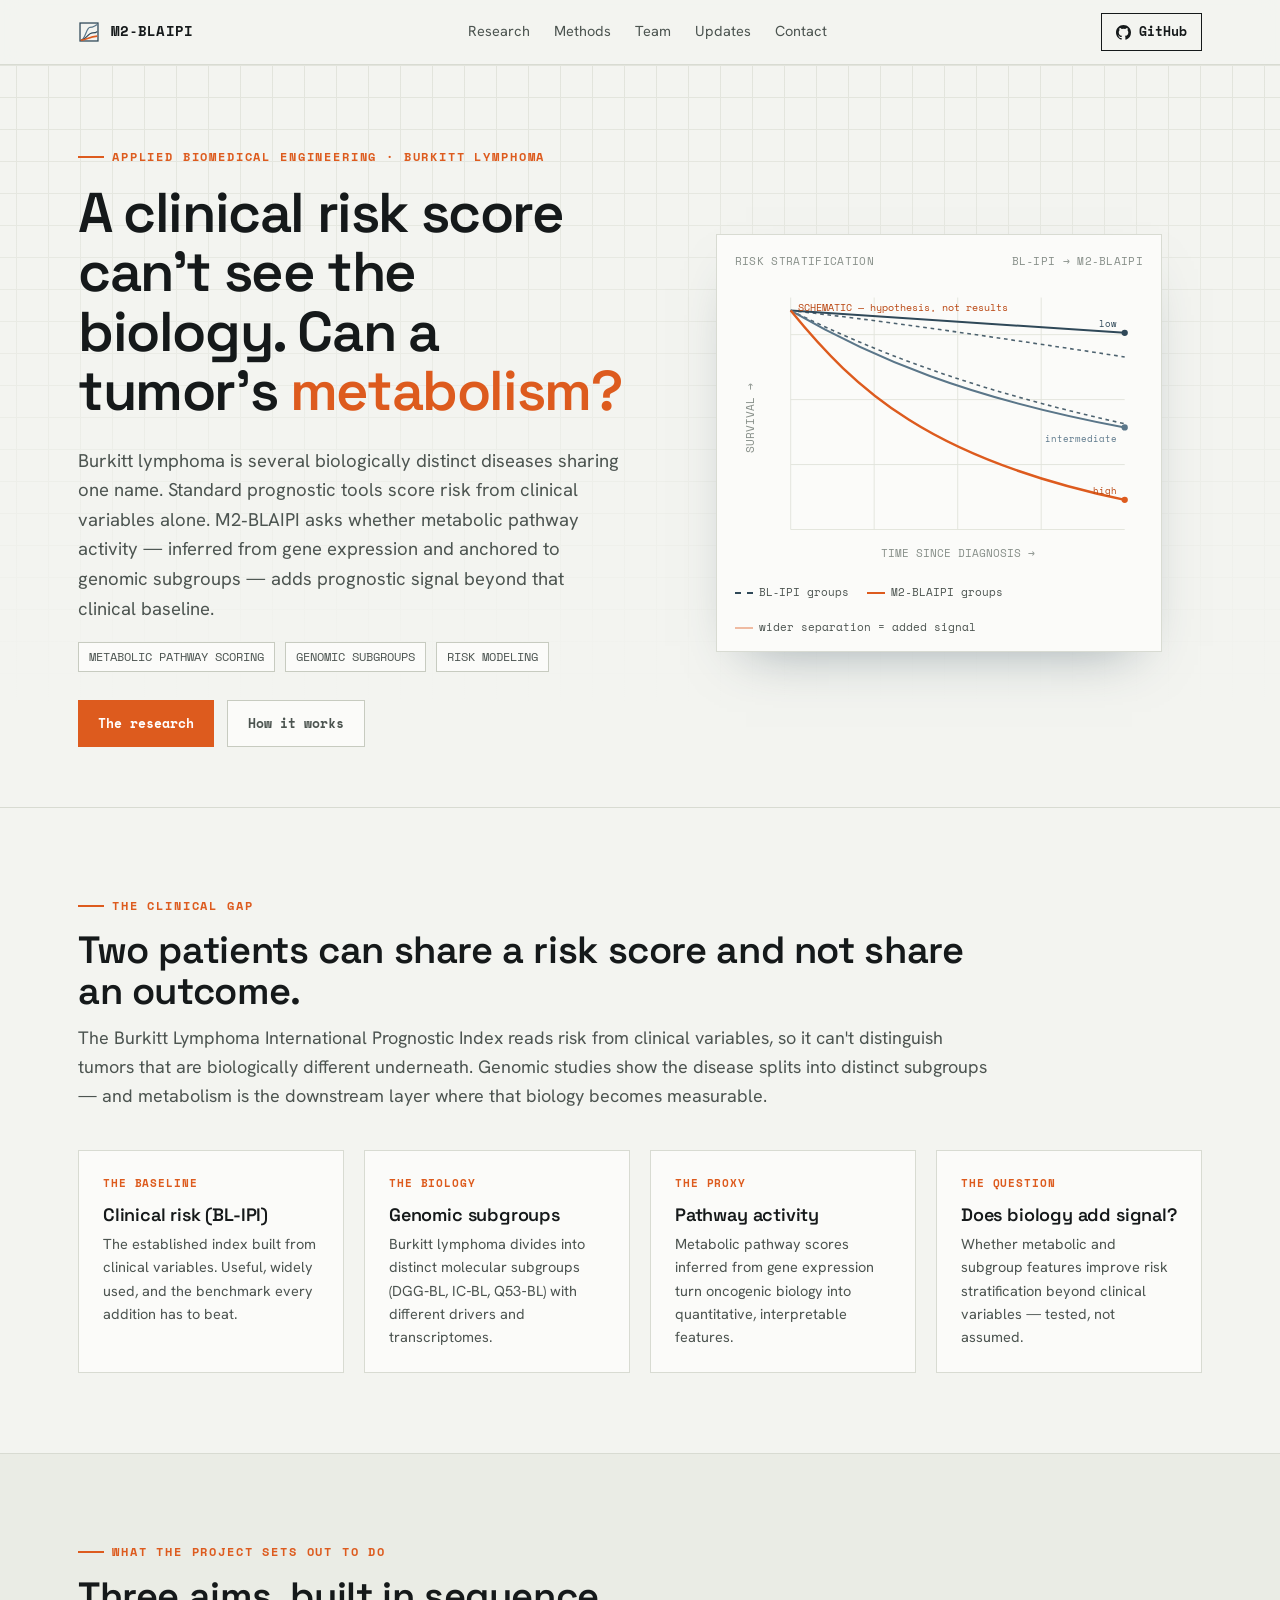
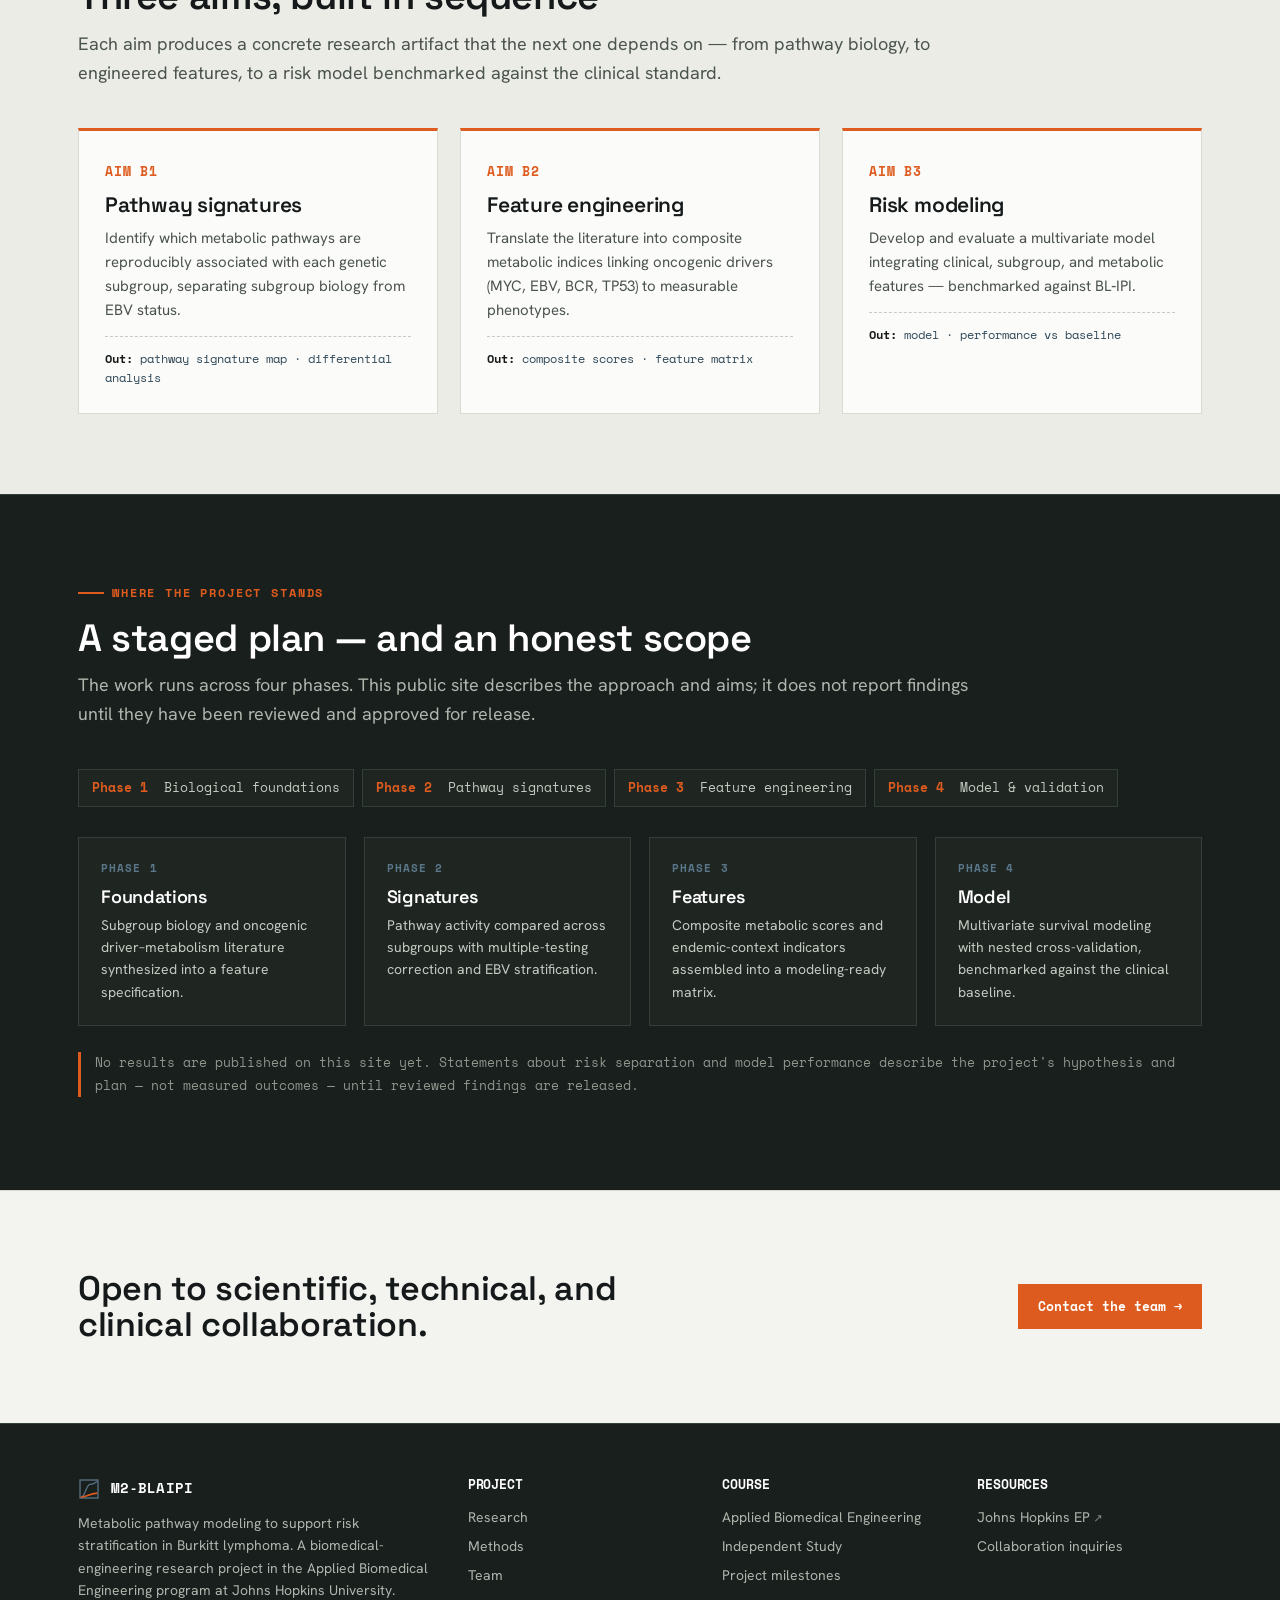
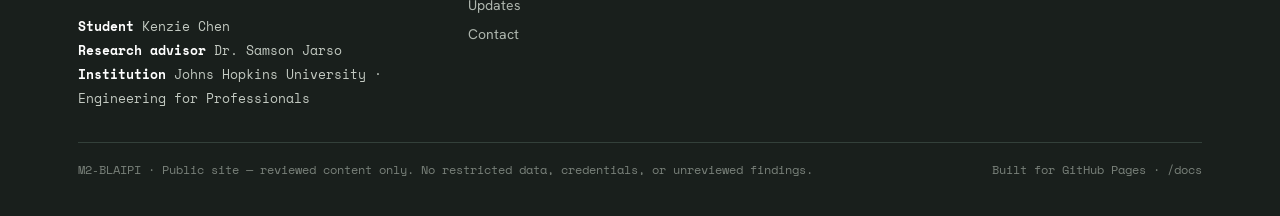
<file: docs/index.html>
<!DOCTYPE html>
<html lang="en">
<head>
<meta charset="UTF-8" />
<meta name="viewport" content="width=device-width, initial-scale=1.0" />
<title>M2-BLAIPI — Metabolic Pathway Modeling for Burkitt Lymphoma Risk</title>
<meta name="description" content="A biomedical-engineering project testing whether metabolic pathway activity and genomic subgroups add prognostic signal to clinical risk scoring in Burkitt lymphoma." />
<link rel="preconnect" href="https://fonts.googleapis.com" />
<link rel="preconnect" href="https://fonts.gstatic.com" crossorigin />
<link href="https://fonts.googleapis.com/css2?family=Space+Grotesk:wght@400;500;600;700&family=Hanken+Grotesk:wght@400;500;600&family=Space+Mono:wght@400;700&display=swap" rel="stylesheet" />
<link rel="stylesheet" href="assets/css/style.css" />
</head>
<body>

<header>
  <div class="wrap nav">
    <a class="brand" href="index.html" aria-label="M2-BLAIPI home">
      <svg viewBox="0 0 24 24" fill="none" aria-hidden="true">
        <rect x="2.2" y="2.2" width="19.6" height="19.6" stroke="#2F4858" stroke-width="1.4"/>
        <path d="M3 21 C8 21 9 7 13 7 S18 5 21 4" stroke="#5A7689" stroke-width="1.3" fill="none"/>
        <path d="M3 21 C8 21 11 13 16 13 S20 12 21 11.5" stroke="#2F4858" stroke-width="1.3" fill="none"/>
        <path d="M3 21 C9 21 12 17 21 16.5" stroke="#DD5B1E" stroke-width="1.7" fill="none"/>
      </svg>
      M2&#8209;BLAIPI
    </a>
    <nav class="navlinks">
      <a href="research.html">Research</a>
      <a href="methods.html">Methods</a>
      <a href="team.html">Team</a>
      <a href="updates.html">Updates</a>
      <a href="contact.html">Contact</a>
    </nav>
    <a class="gh" href="https://github.com/sjarso1/m2-blaipi-public">
      <svg width="15" height="15" viewBox="0 0 16 16" fill="currentColor" aria-hidden="true"><path d="M8 0C3.58 0 0 3.58 0 8c0 3.54 2.29 6.53 5.47 7.59.4.07.55-.17.55-.38v-1.33c-2.23.48-2.7-1.07-2.7-1.07-.36-.93-.89-1.18-.89-1.18-.73-.5.05-.49.05-.49.81.06 1.23.83 1.23.83.72 1.23 1.88.87 2.34.67.07-.52.28-.87.51-1.07-1.78-.2-3.64-.89-3.64-3.95 0-.87.31-1.59.82-2.15-.08-.2-.36-1.02.08-2.12 0 0 .67-.21 2.2.82a7.6 7.6 0 0 1 4 0c1.53-1.04 2.2-.82 2.2-.82.44 1.1.16 1.92.08 2.12.51.56.82 1.28.82 2.15 0 3.07-1.87 3.75-3.65 3.95.29.25.54.73.54 1.48v2.2c0 .21.15.46.55.38A8.01 8.01 0 0 0 16 8c0-4.42-3.58-8-8-8Z"/></svg>
      GitHub
    </a>
    <button class="menu-btn" id="menuBtn" aria-label="Jump to sections">Sections &#8595;</button>
  </div>
</header>

<main id="top">

  <section class="hero" style="border-top:0;">
    <div class="wrap hero-grid">
      <div>
        <span class="eyebrow">Applied Biomedical Engineering &middot; Burkitt Lymphoma</span>
        <h1>A clinical risk score can't see the biology. Can a tumor's <em>metabolism?</em></h1>
        <p class="lede">Burkitt lymphoma is several biologically distinct diseases sharing one name. Standard prognostic tools score risk from clinical variables alone. M2&#8209;BLAIPI asks whether metabolic pathway activity &mdash; inferred from gene expression and anchored to genomic subgroups &mdash; adds prognostic signal beyond that clinical baseline.</p>
        <div class="tagrow">
          <span>METABOLIC PATHWAY SCORING</span>
          <span>GENOMIC SUBGROUPS</span>
          <span>RISK MODELING</span>
        </div>
        <div class="hero-cta">
          <a class="btn btn-solid" href="research.html">The research</a>
          <a class="btn btn-ghost" href="methods.html">How it works</a>
        </div>
      </div>

      <figure class="envfig" aria-label="Schematic of risk-group separation: clinical-only risk groups overlap, while biologically enriched groups separate more cleanly. Illustrative hypothesis, not measured results.">
        <div class="cap"><span>RISK STRATIFICATION</span><span>BL&#8209;IPI &rarr; M2&#8209;BLAIPI</span></div>
        <svg viewBox="0 0 440 320" role="img">
          <g stroke="#E2E4DC" stroke-width="1">
            <line x1="60" y1="20" x2="60" y2="270"/>
            <line x1="60" y1="270" x2="420" y2="270"/>
            <line x1="150" y1="20" x2="150" y2="270"/>
            <line x1="240" y1="20" x2="240" y2="270"/>
            <line x1="330" y1="20" x2="330" y2="270"/>
            <line x1="60" y1="200" x2="420" y2="200"/>
            <line x1="60" y1="130" x2="420" y2="130"/>
            <line x1="60" y1="60" x2="420" y2="60"/>
          </g>
          <text x="240" y="300" text-anchor="middle" font-family="Space Mono, monospace" font-size="12" fill="#878F89">TIME SINCE DIAGNOSIS  &rarr;</text>
          <text x="20" y="150" text-anchor="middle" font-family="Space Mono, monospace" font-size="12" fill="#878F89" transform="rotate(-90 20 150)">SURVIVAL  &rarr;</text>
          <path d="M60,34 C150,44 250,58 420,84" stroke="#2F4858" stroke-width="1.7" fill="none" stroke-dasharray="4 4" opacity="0.85"/>
          <path d="M60,34 C150,78 250,118 420,156" stroke="#2F4858" stroke-width="1.7" fill="none" stroke-dasharray="4 4" opacity="0.85"/>
          <path d="M60,34 C160,40 280,48 420,58" stroke="#2F4858" stroke-width="2.2" fill="none"/>
          <path d="M60,34 C150,86 250,128 420,160" stroke="#5A7689" stroke-width="2.2" fill="none"/>
          <path id="mod" d="M60,34 C130,120 210,194 420,238" stroke="#DD5B1E" stroke-width="2.6" fill="none"/>
          <text x="68" y="34" font-family="Space Mono, monospace" font-size="10.5" fill="#B8430D">SCHEMATIC &mdash; hypothesis, not results</text>
          <circle cx="420" cy="58" r="3.4" fill="#2F4858"/>
          <circle cx="420" cy="160" r="3.4" fill="#5A7689"/>
          <circle cx="420" cy="238" r="3.4" fill="#DD5B1E"/>
          <text x="412" y="52" text-anchor="end" font-family="Space Mono, monospace" font-size="10" fill="#2F4858">low</text>
          <text x="412" y="176" text-anchor="end" font-family="Space Mono, monospace" font-size="10" fill="#5A7689">intermediate</text>
          <text x="412" y="232" text-anchor="end" font-family="Space Mono, monospace" font-size="10" fill="#B8430D">high</text>
        </svg>
        <div class="legend">
          <span><i style="border-color:#2F4858;border-top-style:dashed;"></i>BL&#8209;IPI groups</span>
          <span><i style="border-color:#DD5B1E;"></i>M2&#8209;BLAIPI groups</span>
          <span><i style="border-color:#DD5B1E;opacity:.4;"></i>wider separation = added signal</span>
        </div>
      </figure>
    </div>
  </section>

  <section id="overview">
    <div class="wrap">
      <div class="section-head reveal">
        <span class="eyebrow">The clinical gap</span>
        <h2>Two patients can share a risk score and not share an outcome.</h2>
        <p>The Burkitt Lymphoma International Prognostic Index reads risk from clinical variables, so it can't distinguish tumors that are biologically different underneath. Genomic studies show the disease splits into distinct subgroups &mdash; and metabolism is the downstream layer where that biology becomes measurable.</p>
      </div>
      <div class="concept reveal">
        <div class="cc"><div class="lab">The baseline</div><h3>Clinical risk (BL&#8209;IPI)</h3><p>The established index built from clinical variables. Useful, widely used, and the benchmark every addition has to beat.</p></div>
        <div class="cc"><div class="lab">The biology</div><h3>Genomic subgroups</h3><p>Burkitt lymphoma divides into distinct molecular subgroups (DGG&#8209;BL, IC&#8209;BL, Q53&#8209;BL) with different drivers and transcriptomes.</p></div>
        <div class="cc"><div class="lab">The proxy</div><h3>Pathway activity</h3><p>Metabolic pathway scores inferred from gene expression turn oncogenic biology into quantitative, interpretable features.</p></div>
        <div class="cc"><div class="lab">The question</div><h3>Does biology add signal?</h3><p>Whether metabolic and subgroup features improve risk stratification beyond clinical variables &mdash; tested, not assumed.</p></div>
      </div>
    </div>
  </section>

  <section id="aims" class="alt">
    <div class="wrap">
      <div class="section-head reveal">
        <span class="eyebrow">What the project sets out to do</span>
        <h2>Three aims, built in sequence</h2>
        <p>Each aim produces a concrete research artifact that the next one depends on &mdash; from pathway biology, to engineered features, to a risk model benchmarked against the clinical standard.</p>
      </div>
      <div class="loop reveal">
        <div class="lp"><span class="n">AIM B1</span><h3>Pathway signatures</h3><p>Identify which metabolic pathways are reproducibly associated with each genetic subgroup, separating subgroup biology from EBV status.</p><div class="art"><b>Out:</b> pathway signature map &middot; differential analysis</div></div>
        <div class="lp"><span class="n">AIM B2</span><h3>Feature engineering</h3><p>Translate the literature into composite metabolic indices linking oncogenic drivers (MYC, EBV, BCR, TP53) to measurable phenotypes.</p><div class="art"><b>Out:</b> composite scores &middot; feature matrix</div></div>
        <div class="lp"><span class="n">AIM B3</span><h3>Risk modeling</h3><p>Develop and evaluate a multivariate model integrating clinical, subgroup, and metabolic features &mdash; benchmarked against BL&#8209;IPI.</p><div class="art"><b>Out:</b> model &middot; performance vs baseline</div></div>
      </div>
    </div>
  </section>

  <section id="scope" class="dark">
    <div class="wrap">
      <div class="section-head reveal">
        <span class="eyebrow">Where the project stands</span>
        <h2>A staged plan &mdash; and an honest scope</h2>
        <p>The work runs across four phases. This public site describes the approach and aims; it does not report findings until they have been reviewed and approved for release.</p>
      </div>
      <div class="phases reveal">
        <div class="phase"><b>Phase 1</b> &nbsp;Biological foundations</div>
        <div class="phase"><b>Phase 2</b> &nbsp;Pathway signatures</div>
        <div class="phase"><b>Phase 3</b> &nbsp;Feature engineering</div>
        <div class="phase"><b>Phase 4</b> &nbsp;Model &amp; validation</div>
      </div>
      <div class="pgrid reveal">
        <div class="pcard"><div class="pp">Phase 1</div><h3>Foundations</h3><p>Subgroup biology and oncogenic driver&ndash;metabolism literature synthesized into a feature specification.</p></div>
        <div class="pcard"><div class="pp">Phase 2</div><h3>Signatures</h3><p>Pathway activity compared across subgroups with multiple-testing correction and EBV stratification.</p></div>
        <div class="pcard"><div class="pp">Phase 3</div><h3>Features</h3><p>Composite metabolic scores and endemic-context indicators assembled into a modeling-ready matrix.</p></div>
        <div class="pcard"><div class="pp">Phase 4</div><h3>Model</h3><p>Multivariate survival modeling with nested cross-validation, benchmarked against the clinical baseline.</p></div>
      </div>
      <p class="darknote">No results are published on this site yet. Statements about risk separation and model performance describe the project's hypothesis and plan &mdash; not measured outcomes &mdash; until reviewed findings are released.</p>
    </div>
  </section>

  <section id="collaborate">
    <div class="wrap cta-final reveal">
      <h2>Open to scientific, technical, and clinical collaboration.</h2>
      <a class="btn btn-solid" href="contact.html">Contact the team &rarr;</a>
    </div>
  </section>

</main>

<footer id="footer">
  <div class="wrap">
    <div class="foot">
      <div>
        <div class="brand" style="color:#fff;margin-bottom:12px;">
          <svg viewBox="0 0 24 24" fill="none" aria-hidden="true" style="width:22px;height:22px;">
            <rect x="2.2" y="2.2" width="19.6" height="19.6" stroke="#5A7689" stroke-width="1.4"/>
            <path d="M3 21 C8 21 9 7 13 7 S18 5 21 4" stroke="#5A7689" stroke-width="1.3" fill="none"/>
            <path d="M3 21 C9 21 12 17 21 16.5" stroke="#DD5B1E" stroke-width="1.7" fill="none"/>
          </svg>
          M2&#8209;BLAIPI
        </div>
        <p class="lead">Metabolic pathway modeling to support risk stratification in Burkitt lymphoma. A biomedical-engineering research project in the Applied Biomedical Engineering program at Johns Hopkins University.</p>
        <div class="meta-line">
          <b>Student</b> Kenzie Chen<br>
          <b>Research advisor</b> Dr. Samson Jarso<br>
          <b>Institution</b> Johns Hopkins University &middot; Engineering for Professionals
        </div>
      </div>
      <div>
        <h3>PROJECT</h3>
        <a href="research.html">Research</a>
        <a href="methods.html">Methods</a>
        <a href="team.html">Team</a>
        <a href="updates.html">Updates</a>
        <a href="contact.html">Contact</a>
      </div>
      <div>
        <h3>COURSE</h3>
        <a href="research.html">Applied Biomedical Engineering</a>
        <a href="methods.html">Independent Study</a>
        <a href="updates.html">Project milestones</a>
      </div>
      <div>
        <h3>RESOURCES</h3>
        <a class="ext" href="https://ep.jhu.edu/">Johns Hopkins EP</a>
        <a href="contact.html">Collaboration inquiries</a>
      </div>
    </div>
    <div class="fine">
      <span>M2&#8209;BLAIPI &middot; Public site &mdash; reviewed content only. No restricted data, credentials, or unreviewed findings.</span>
      <span>Built for GitHub Pages &middot; /docs</span>
    </div>
  </div>
</footer>

<script src="assets/js/site.js"></script>
</body>
</html>
</file>
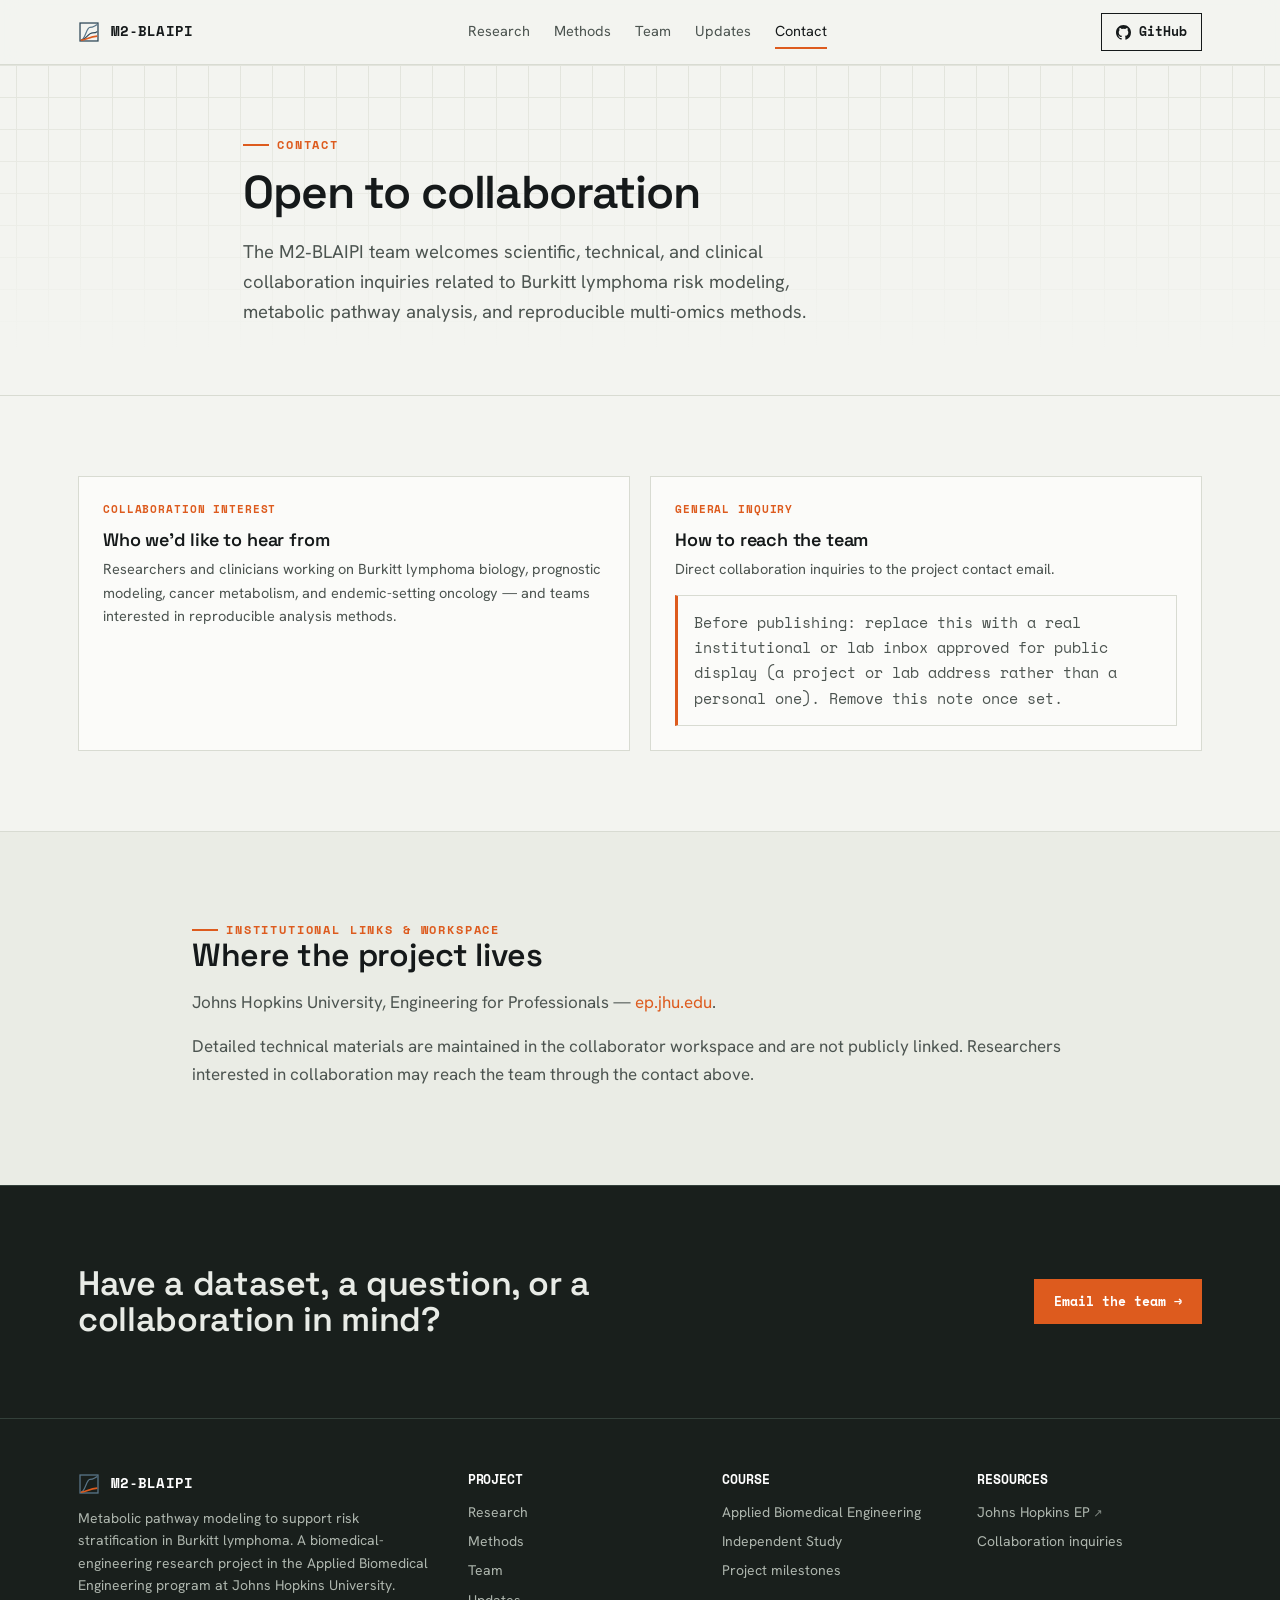
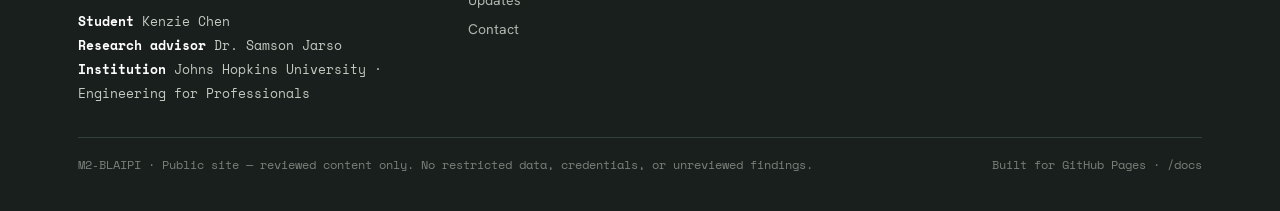
<file: docs/contact.html>
<!DOCTYPE html>
<html lang="en">
<head>
<meta charset="UTF-8" />
<meta name="viewport" content="width=device-width, initial-scale=1.0" />
<title>Contact | M2-BLAIPI</title>
<meta name="description" content="Contact and collaboration information for the M2-BLAIPI Burkitt lymphoma risk-modeling project." />
<link rel="preconnect" href="https://fonts.googleapis.com" />
<link rel="preconnect" href="https://fonts.gstatic.com" crossorigin />
<link href="https://fonts.googleapis.com/css2?family=Space+Grotesk:wght@400;500;600;700&family=Hanken+Grotesk:wght@400;500;600&family=Space+Mono:wght@400;700&display=swap" rel="stylesheet" />
<link rel="stylesheet" href="assets/css/style.css" />
</head>
<body>

<header>
  <div class="wrap nav">
    <a class="brand" href="index.html" aria-label="M2-BLAIPI home">
      <svg viewBox="0 0 24 24" fill="none" aria-hidden="true"><rect x="2.2" y="2.2" width="19.6" height="19.6" stroke="#2F4858" stroke-width="1.4"/><path d="M3 21 C8 21 9 7 13 7 S18 5 21 4" stroke="#5A7689" stroke-width="1.3" fill="none"/><path d="M3 21 C8 21 11 13 16 13 S20 12 21 11.5" stroke="#2F4858" stroke-width="1.3" fill="none"/><path d="M3 21 C9 21 12 17 21 16.5" stroke="#DD5B1E" stroke-width="1.7" fill="none"/></svg>
      M2&#8209;BLAIPI
    </a>
    <nav class="navlinks">
      <a href="research.html">Research</a>
      <a href="methods.html">Methods</a>
      <a href="team.html">Team</a>
      <a href="updates.html">Updates</a>
      <a href="contact.html" class="active">Contact</a>
    </nav>
    <a class="gh" href="https://github.com/sjarso1/m2-blaipi-public">
      <svg width="15" height="15" viewBox="0 0 16 16" fill="currentColor" aria-hidden="true"><path d="M8 0C3.58 0 0 3.58 0 8c0 3.54 2.29 6.53 5.47 7.59.4.07.55-.17.55-.38v-1.33c-2.23.48-2.7-1.07-2.7-1.07-.36-.93-.89-1.18-.89-1.18-.73-.5.05-.49.05-.49.81.06 1.23.83 1.23.83.72 1.23 1.88.87 2.34.67.07-.52.28-.87.51-1.07-1.78-.2-3.64-.89-3.64-3.95 0-.87.31-1.59.82-2.15-.08-.2-.36-1.02.08-2.12 0 0 .67-.21 2.2.82a7.6 7.6 0 0 1 4 0c1.53-1.04 2.2-.82 2.2-.82.44 1.1.16 1.92.08 2.12.51.56.82 1.28.82 2.15 0 3.07-1.87 3.75-3.65 3.95.29.25.54.73.54 1.48v2.2c0 .21.15.46.55.38A8.01 8.01 0 0 0 16 8c0-4.42-3.58-8-8-8Z"/></svg>
      GitHub
    </a>
    <button class="menu-btn" id="menuBtn" aria-label="Jump to sections">Sections &#8595;</button>
  </div>
</header>

<main id="top">
  <section class="hero compact" style="border-top:0;">
    <div class="wrap hero-solo">
      <span class="eyebrow">Contact</span>
      <h1>Open to collaboration</h1>
      <p class="lede">The M2&#8209;BLAIPI team welcomes scientific, technical, and clinical collaboration inquiries related to Burkitt lymphoma risk modeling, metabolic pathway analysis, and reproducible multi-omics methods.</p>
    </div>
  </section>

  <section>
    <div class="wrap">
      <div class="grid2 reveal">
        <div class="cc"><div class="lab">Collaboration interest</div><h3>Who we'd like to hear from</h3><p>Researchers and clinicians working on Burkitt lymphoma biology, prognostic modeling, cancer metabolism, and endemic-setting oncology &mdash; and teams interested in reproducible analysis methods.</p></div>
        <div class="cc"><div class="lab">General inquiry</div><h3>How to reach the team</h3><p>Direct collaboration inquiries to the project contact email.</p><p class="note" style="margin-top:14px;">Before publishing: replace this with a real institutional or lab inbox approved for public display (a project or lab address rather than a personal one). Remove this note once set.</p></div>
      </div>
    </div>
  </section>

  <section class="alt">
    <div class="wrap body-col reveal">
      <span class="eyebrow">Institutional links &amp; workspace</span>
      <h2>Where the project lives</h2>
      <p>Johns Hopkins University, Engineering for Professionals &mdash; <a href="https://ep.jhu.edu/" style="color:var(--signal);">ep.jhu.edu</a>.</p>
      <p>Detailed technical materials are maintained in the collaborator workspace and are not publicly linked. Researchers interested in collaboration may reach the team through the contact above.</p>
    </div>
  </section>

  <section class="dark">
    <div class="wrap cta-final reveal">
      <h2>Have a dataset, a question, or a collaboration in mind?</h2>
      <a class="btn btn-solid" href="mailto:">Email the team &rarr;</a>
    </div>
  </section>
</main>

<footer id="footer">
  <div class="wrap">
    <div class="foot">
      <div>
        <div class="brand" style="color:#fff;margin-bottom:12px;">
          <svg viewBox="0 0 24 24" fill="none" aria-hidden="true" style="width:22px;height:22px;">
            <rect x="2.2" y="2.2" width="19.6" height="19.6" stroke="#5A7689" stroke-width="1.4"/>
            <path d="M3 21 C8 21 9 7 13 7 S18 5 21 4" stroke="#5A7689" stroke-width="1.3" fill="none"/>
            <path d="M3 21 C9 21 12 17 21 16.5" stroke="#DD5B1E" stroke-width="1.7" fill="none"/>
          </svg>
          M2&#8209;BLAIPI
        </div>
        <p class="lead">Metabolic pathway modeling to support risk stratification in Burkitt lymphoma. A biomedical-engineering research project in the Applied Biomedical Engineering program at Johns Hopkins University.</p>
        <div class="meta-line">
          <b>Student</b> Kenzie Chen<br>
          <b>Research advisor</b> Dr. Samson Jarso<br>
          <b>Institution</b> Johns Hopkins University &middot; Engineering for Professionals
        </div>
      </div>
      <div>
        <h3>PROJECT</h3>
        <a href="research.html">Research</a>
        <a href="methods.html">Methods</a>
        <a href="team.html">Team</a>
        <a href="updates.html">Updates</a>
        <a href="contact.html">Contact</a>
      </div>
      <div>
        <h3>COURSE</h3>
        <a href="research.html">Applied Biomedical Engineering</a>
        <a href="methods.html">Independent Study</a>
        <a href="updates.html">Project milestones</a>
      </div>
      <div>
        <h3>RESOURCES</h3>
        <a class="ext" href="https://ep.jhu.edu/">Johns Hopkins EP</a>
        <a href="contact.html">Collaboration inquiries</a>
      </div>
    </div>
    <div class="fine">
      <span>M2&#8209;BLAIPI &middot; Public site &mdash; reviewed content only. No restricted data, credentials, or unreviewed findings.</span>
      <span>Built for GitHub Pages &middot; /docs</span>
    </div>
  </div>
</footer>

<script src="assets/js/site.js"></script>
</body>
</html>
</file>
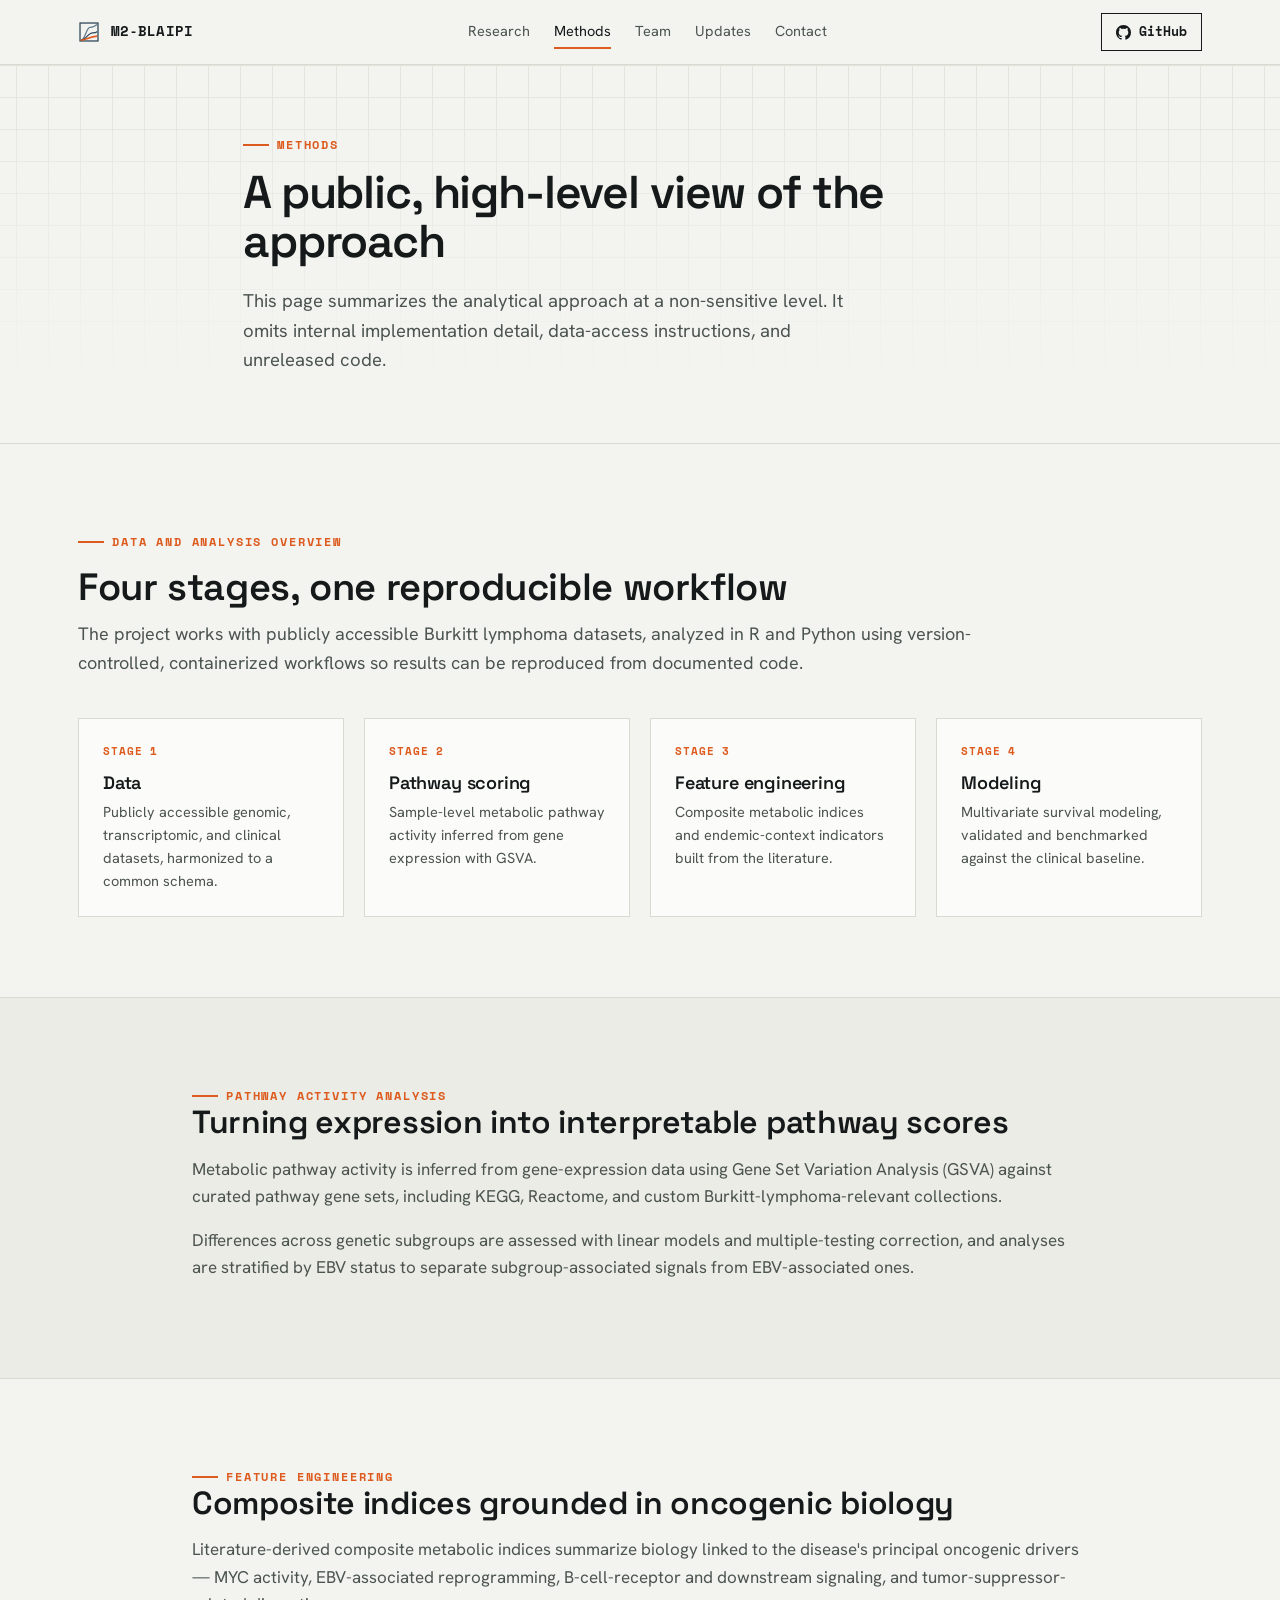
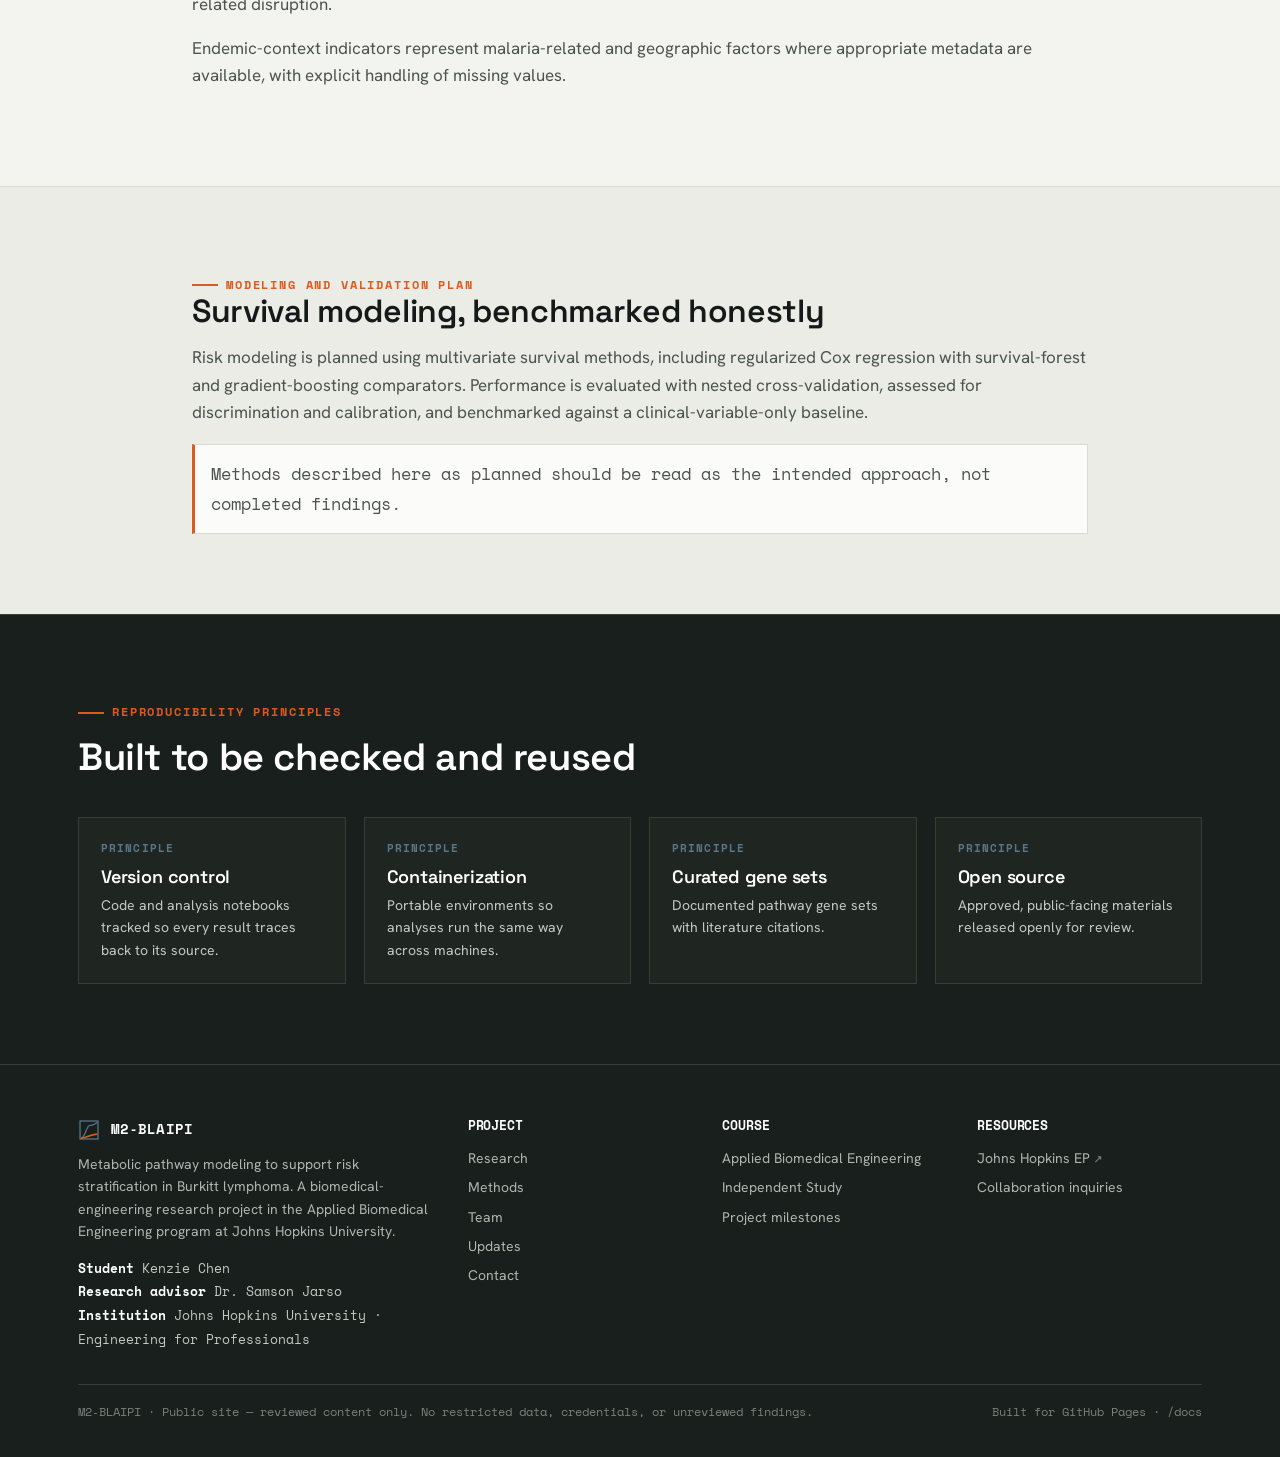
<file: docs/methods.html>
<!DOCTYPE html>
<html lang="en">
<head>
<meta charset="UTF-8" />
<meta name="viewport" content="width=device-width, initial-scale=1.0" />
<title>Methods | M2-BLAIPI</title>
<meta name="description" content="A high-level, non-sensitive summary of the M2-BLAIPI analytical approach: pathway scoring, feature engineering, modeling, and reproducibility." />
<link rel="preconnect" href="https://fonts.googleapis.com" />
<link rel="preconnect" href="https://fonts.gstatic.com" crossorigin />
<link href="https://fonts.googleapis.com/css2?family=Space+Grotesk:wght@400;500;600;700&family=Hanken+Grotesk:wght@400;500;600&family=Space+Mono:wght@400;700&display=swap" rel="stylesheet" />
<link rel="stylesheet" href="assets/css/style.css" />
</head>
<body>

<header>
  <div class="wrap nav">
    <a class="brand" href="index.html" aria-label="M2-BLAIPI home">
      <svg viewBox="0 0 24 24" fill="none" aria-hidden="true"><rect x="2.2" y="2.2" width="19.6" height="19.6" stroke="#2F4858" stroke-width="1.4"/><path d="M3 21 C8 21 9 7 13 7 S18 5 21 4" stroke="#5A7689" stroke-width="1.3" fill="none"/><path d="M3 21 C8 21 11 13 16 13 S20 12 21 11.5" stroke="#2F4858" stroke-width="1.3" fill="none"/><path d="M3 21 C9 21 12 17 21 16.5" stroke="#DD5B1E" stroke-width="1.7" fill="none"/></svg>
      M2&#8209;BLAIPI
    </a>
    <nav class="navlinks">
      <a href="research.html">Research</a>
      <a href="methods.html" class="active">Methods</a>
      <a href="team.html">Team</a>
      <a href="updates.html">Updates</a>
      <a href="contact.html">Contact</a>
    </nav>
    <a class="gh" href="https://github.com/sjarso1/m2-blaipi-public">
      <svg width="15" height="15" viewBox="0 0 16 16" fill="currentColor" aria-hidden="true"><path d="M8 0C3.58 0 0 3.58 0 8c0 3.54 2.29 6.53 5.47 7.59.4.07.55-.17.55-.38v-1.33c-2.23.48-2.7-1.07-2.7-1.07-.36-.93-.89-1.18-.89-1.18-.73-.5.05-.49.05-.49.81.06 1.23.83 1.23.83.72 1.23 1.88.87 2.34.67.07-.52.28-.87.51-1.07-1.78-.2-3.64-.89-3.64-3.95 0-.87.31-1.59.82-2.15-.08-.2-.36-1.02.08-2.12 0 0 .67-.21 2.2.82a7.6 7.6 0 0 1 4 0c1.53-1.04 2.2-.82 2.2-.82.44 1.1.16 1.92.08 2.12.51.56.82 1.28.82 2.15 0 3.07-1.87 3.75-3.65 3.95.29.25.54.73.54 1.48v2.2c0 .21.15.46.55.38A8.01 8.01 0 0 0 16 8c0-4.42-3.58-8-8-8Z"/></svg>
      GitHub
    </a>
    <button class="menu-btn" id="menuBtn" aria-label="Jump to sections">Sections &#8595;</button>
  </div>
</header>

<main id="top">
  <section class="hero compact" style="border-top:0;">
    <div class="wrap hero-solo">
      <span class="eyebrow">Methods</span>
      <h1>A public, high-level view of the approach</h1>
      <p class="lede">This page summarizes the analytical approach at a non-sensitive level. It omits internal implementation detail, data-access instructions, and unreleased code.</p>
    </div>
  </section>

  <section>
    <div class="wrap">
      <div class="section-head reveal">
        <span class="eyebrow">Data and analysis overview</span>
        <h2>Four stages, one reproducible workflow</h2>
        <p>The project works with publicly accessible Burkitt lymphoma datasets, analyzed in R and Python using version-controlled, containerized workflows so results can be reproduced from documented code.</p>
      </div>
      <div class="concept reveal">
        <div class="cc"><div class="lab">Stage 1</div><h3>Data</h3><p>Publicly accessible genomic, transcriptomic, and clinical datasets, harmonized to a common schema.</p></div>
        <div class="cc"><div class="lab">Stage 2</div><h3>Pathway scoring</h3><p>Sample-level metabolic pathway activity inferred from gene expression with GSVA.</p></div>
        <div class="cc"><div class="lab">Stage 3</div><h3>Feature engineering</h3><p>Composite metabolic indices and endemic-context indicators built from the literature.</p></div>
        <div class="cc"><div class="lab">Stage 4</div><h3>Modeling</h3><p>Multivariate survival modeling, validated and benchmarked against the clinical baseline.</p></div>
      </div>
    </div>
  </section>

  <section class="alt">
    <div class="wrap body-col reveal">
      <span class="eyebrow">Pathway activity analysis</span>
      <h2>Turning expression into interpretable pathway scores</h2>
      <p>Metabolic pathway activity is inferred from gene-expression data using Gene Set Variation Analysis (GSVA) against curated pathway gene sets, including KEGG, Reactome, and custom Burkitt-lymphoma-relevant collections.</p>
      <p>Differences across genetic subgroups are assessed with linear models and multiple-testing correction, and analyses are stratified by EBV status to separate subgroup-associated signals from EBV-associated ones.</p>
    </div>
  </section>

  <section>
    <div class="wrap body-col reveal">
      <span class="eyebrow">Feature engineering</span>
      <h2>Composite indices grounded in oncogenic biology</h2>
      <p>Literature-derived composite metabolic indices summarize biology linked to the disease's principal oncogenic drivers &mdash; MYC activity, EBV-associated reprogramming, B-cell-receptor and downstream signaling, and tumor-suppressor-related disruption.</p>
      <p>Endemic-context indicators represent malaria-related and geographic factors where appropriate metadata are available, with explicit handling of missing values.</p>
    </div>
  </section>

  <section class="alt">
    <div class="wrap body-col reveal">
      <span class="eyebrow">Modeling and validation plan</span>
      <h2>Survival modeling, benchmarked honestly</h2>
      <p>Risk modeling is planned using multivariate survival methods, including regularized Cox regression with survival-forest and gradient-boosting comparators. Performance is evaluated with nested cross-validation, assessed for discrimination and calibration, and benchmarked against a clinical-variable-only baseline.</p>
      <p class="note">Methods described here as planned should be read as the intended approach, not completed findings.</p>
    </div>
  </section>

  <section class="dark">
    <div class="wrap">
      <div class="section-head reveal">
        <span class="eyebrow">Reproducibility principles</span>
        <h2>Built to be checked and reused</h2>
      </div>
      <div class="pgrid reveal">
        <div class="pcard"><div class="pp">Principle</div><h3>Version control</h3><p>Code and analysis notebooks tracked so every result traces back to its source.</p></div>
        <div class="pcard"><div class="pp">Principle</div><h3>Containerization</h3><p>Portable environments so analyses run the same way across machines.</p></div>
        <div class="pcard"><div class="pp">Principle</div><h3>Curated gene sets</h3><p>Documented pathway gene sets with literature citations.</p></div>
        <div class="pcard"><div class="pp">Principle</div><h3>Open source</h3><p>Approved, public-facing materials released openly for review.</p></div>
      </div>
    </div>
  </section>
</main>

<footer id="footer">
  <div class="wrap">
    <div class="foot">
      <div>
        <div class="brand" style="color:#fff;margin-bottom:12px;">
          <svg viewBox="0 0 24 24" fill="none" aria-hidden="true" style="width:22px;height:22px;">
            <rect x="2.2" y="2.2" width="19.6" height="19.6" stroke="#5A7689" stroke-width="1.4"/>
            <path d="M3 21 C8 21 9 7 13 7 S18 5 21 4" stroke="#5A7689" stroke-width="1.3" fill="none"/>
            <path d="M3 21 C9 21 12 17 21 16.5" stroke="#DD5B1E" stroke-width="1.7" fill="none"/>
          </svg>
          M2&#8209;BLAIPI
        </div>
        <p class="lead">Metabolic pathway modeling to support risk stratification in Burkitt lymphoma. A biomedical-engineering research project in the Applied Biomedical Engineering program at Johns Hopkins University.</p>
        <div class="meta-line">
          <b>Student</b> Kenzie Chen<br>
          <b>Research advisor</b> Dr. Samson Jarso<br>
          <b>Institution</b> Johns Hopkins University &middot; Engineering for Professionals
        </div>
      </div>
      <div>
        <h3>PROJECT</h3>
        <a href="research.html">Research</a>
        <a href="methods.html">Methods</a>
        <a href="team.html">Team</a>
        <a href="updates.html">Updates</a>
        <a href="contact.html">Contact</a>
      </div>
      <div>
        <h3>COURSE</h3>
        <a href="research.html">Applied Biomedical Engineering</a>
        <a href="methods.html">Independent Study</a>
        <a href="updates.html">Project milestones</a>
      </div>
      <div>
        <h3>RESOURCES</h3>
        <a class="ext" href="https://ep.jhu.edu/">Johns Hopkins EP</a>
        <a href="contact.html">Collaboration inquiries</a>
      </div>
    </div>
    <div class="fine">
      <span>M2&#8209;BLAIPI &middot; Public site &mdash; reviewed content only. No restricted data, credentials, or unreviewed findings.</span>
      <span>Built for GitHub Pages &middot; /docs</span>
    </div>
  </div>
</footer>

<script src="assets/js/site.js"></script>
</body>
</html>
</file>
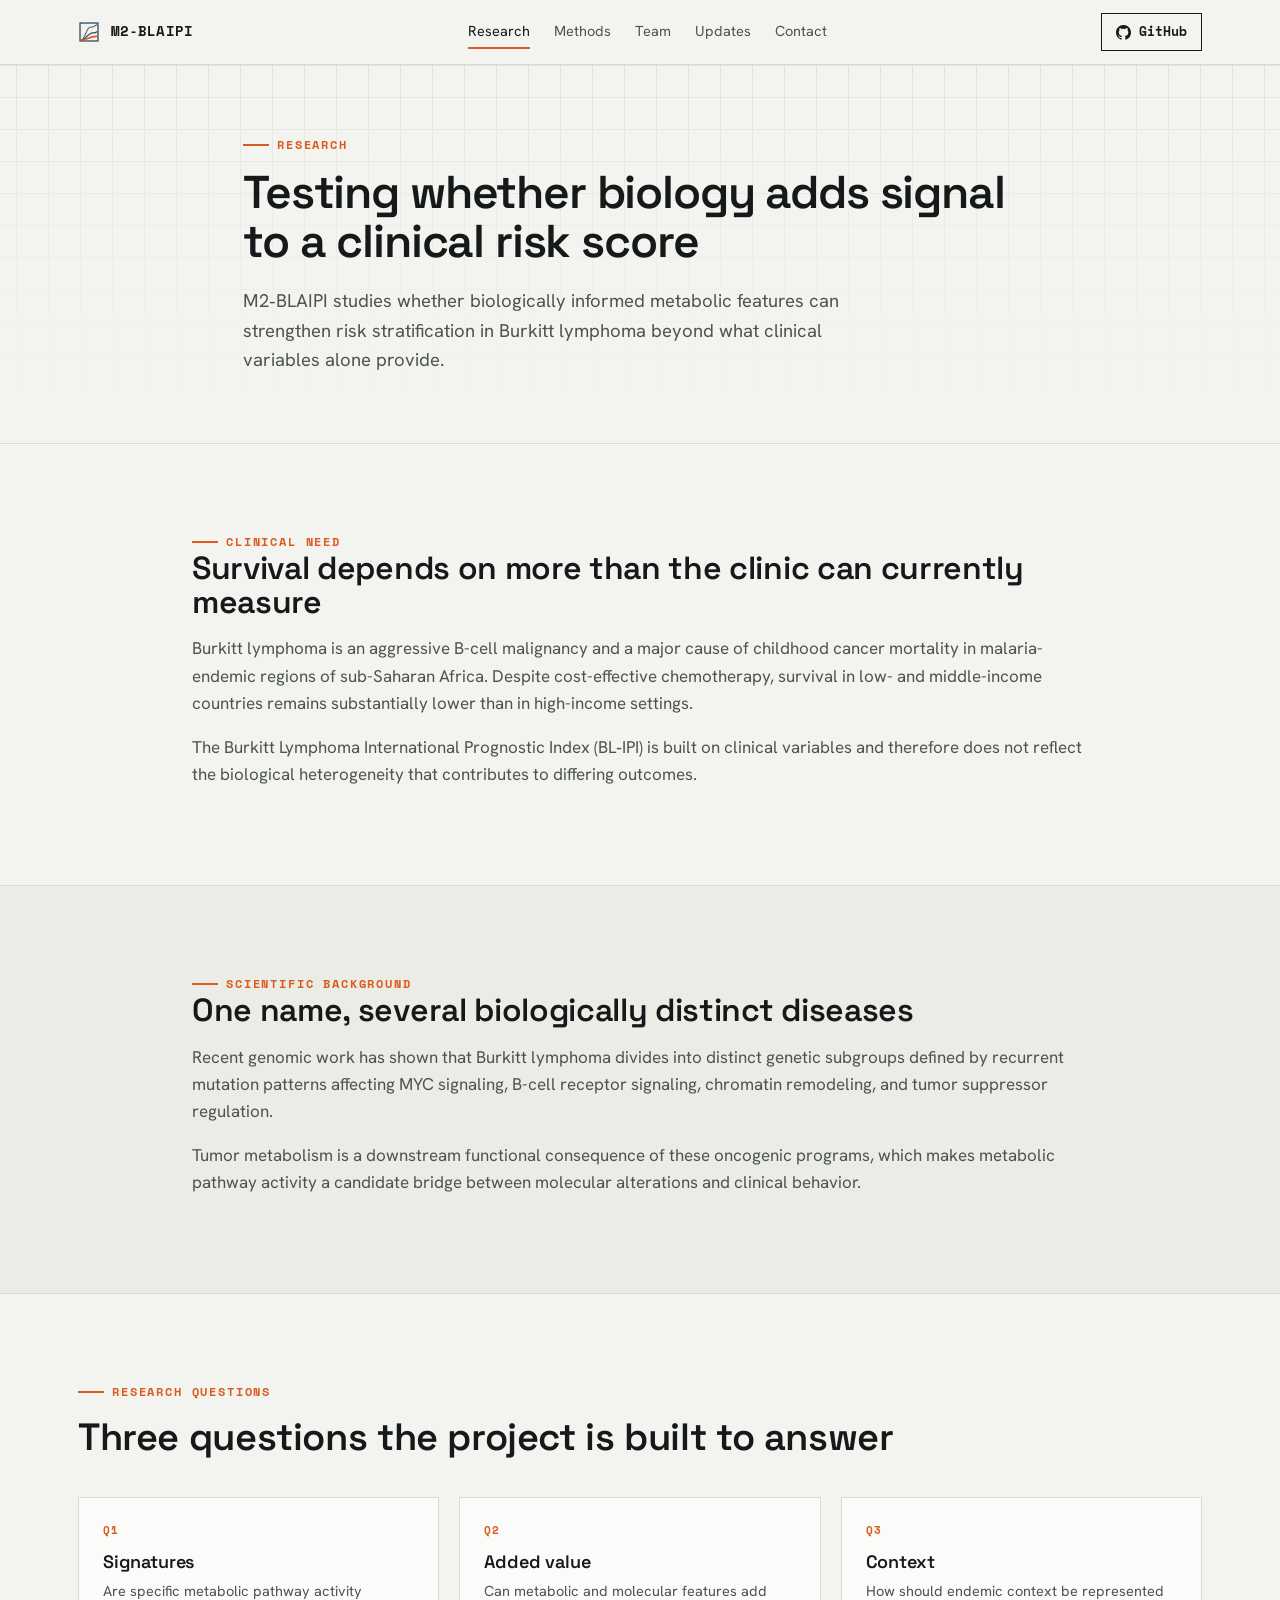
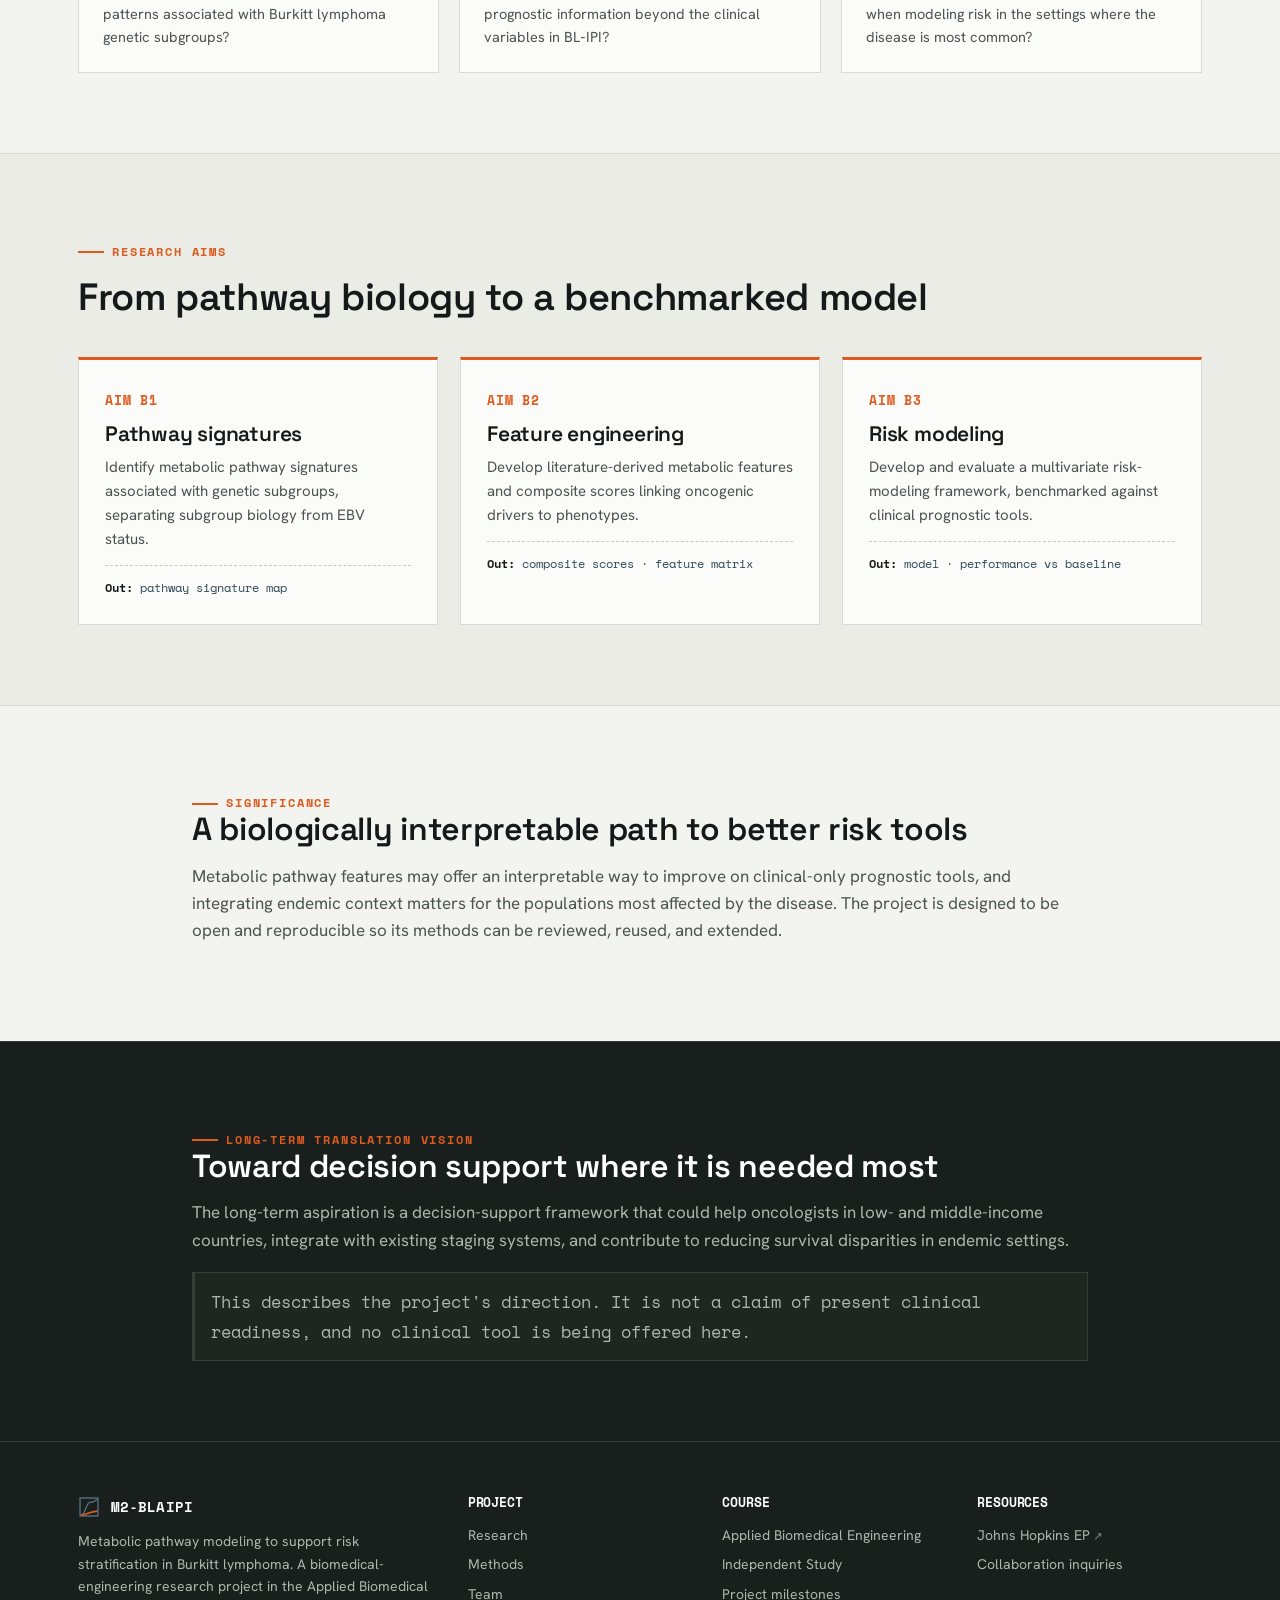
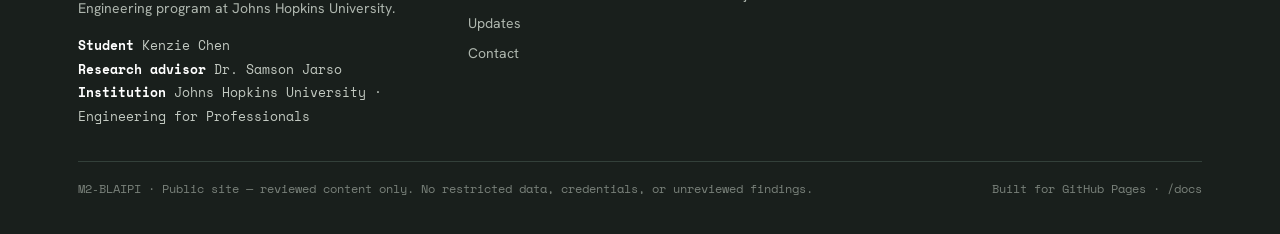
<file: docs/research.html>
<!DOCTYPE html>
<html lang="en">
<head>
<meta charset="UTF-8" />
<meta name="viewport" content="width=device-width, initial-scale=1.0" />
<title>Research | M2-BLAIPI</title>
<meta name="description" content="Clinical need, scientific background, research questions, and aims of the M2-BLAIPI Burkitt lymphoma risk-modeling project." />
<link rel="preconnect" href="https://fonts.googleapis.com" />
<link rel="preconnect" href="https://fonts.gstatic.com" crossorigin />
<link href="https://fonts.googleapis.com/css2?family=Space+Grotesk:wght@400;500;600;700&family=Hanken+Grotesk:wght@400;500;600&family=Space+Mono:wght@400;700&display=swap" rel="stylesheet" />
<link rel="stylesheet" href="assets/css/style.css" />
</head>
<body>

<header>
  <div class="wrap nav">
    <a class="brand" href="index.html" aria-label="M2-BLAIPI home">
      <svg viewBox="0 0 24 24" fill="none" aria-hidden="true"><rect x="2.2" y="2.2" width="19.6" height="19.6" stroke="#2F4858" stroke-width="1.4"/><path d="M3 21 C8 21 9 7 13 7 S18 5 21 4" stroke="#5A7689" stroke-width="1.3" fill="none"/><path d="M3 21 C8 21 11 13 16 13 S20 12 21 11.5" stroke="#2F4858" stroke-width="1.3" fill="none"/><path d="M3 21 C9 21 12 17 21 16.5" stroke="#DD5B1E" stroke-width="1.7" fill="none"/></svg>
      M2&#8209;BLAIPI
    </a>
    <nav class="navlinks">
      <a href="research.html" class="active">Research</a>
      <a href="methods.html">Methods</a>
      <a href="team.html">Team</a>
      <a href="updates.html">Updates</a>
      <a href="contact.html">Contact</a>
    </nav>
    <a class="gh" href="https://github.com/sjarso1/m2-blaipi-public">
      <svg width="15" height="15" viewBox="0 0 16 16" fill="currentColor" aria-hidden="true"><path d="M8 0C3.58 0 0 3.58 0 8c0 3.54 2.29 6.53 5.47 7.59.4.07.55-.17.55-.38v-1.33c-2.23.48-2.7-1.07-2.7-1.07-.36-.93-.89-1.18-.89-1.18-.73-.5.05-.49.05-.49.81.06 1.23.83 1.23.83.72 1.23 1.88.87 2.34.67.07-.52.28-.87.51-1.07-1.78-.2-3.64-.89-3.64-3.95 0-.87.31-1.59.82-2.15-.08-.2-.36-1.02.08-2.12 0 0 .67-.21 2.2.82a7.6 7.6 0 0 1 4 0c1.53-1.04 2.2-.82 2.2-.82.44 1.1.16 1.92.08 2.12.51.56.82 1.28.82 2.15 0 3.07-1.87 3.75-3.65 3.95.29.25.54.73.54 1.48v2.2c0 .21.15.46.55.38A8.01 8.01 0 0 0 16 8c0-4.42-3.58-8-8-8Z"/></svg>
      GitHub
    </a>
    <button class="menu-btn" id="menuBtn" aria-label="Jump to sections">Sections &#8595;</button>
  </div>
</header>

<main id="top">
  <section class="hero compact" style="border-top:0;">
    <div class="wrap hero-solo">
      <span class="eyebrow">Research</span>
      <h1>Testing whether biology adds signal to a clinical risk score</h1>
      <p class="lede">M2&#8209;BLAIPI studies whether biologically informed metabolic features can strengthen risk stratification in Burkitt lymphoma beyond what clinical variables alone provide.</p>
    </div>
  </section>

  <section>
    <div class="wrap body-col reveal">
      <span class="eyebrow">Clinical need</span>
      <h2>Survival depends on more than the clinic can currently measure</h2>
      <p>Burkitt lymphoma is an aggressive B-cell malignancy and a major cause of childhood cancer mortality in malaria-endemic regions of sub-Saharan Africa. Despite cost-effective chemotherapy, survival in low- and middle-income countries remains substantially lower than in high-income settings.</p>
      <p>The Burkitt Lymphoma International Prognostic Index (BL&#8209;IPI) is built on clinical variables and therefore does not reflect the biological heterogeneity that contributes to differing outcomes.</p>
    </div>
  </section>

  <section class="alt">
    <div class="wrap body-col reveal">
      <span class="eyebrow">Scientific background</span>
      <h2>One name, several biologically distinct diseases</h2>
      <p>Recent genomic work has shown that Burkitt lymphoma divides into distinct genetic subgroups defined by recurrent mutation patterns affecting MYC signaling, B-cell receptor signaling, chromatin remodeling, and tumor suppressor regulation.</p>
      <p>Tumor metabolism is a downstream functional consequence of these oncogenic programs, which makes metabolic pathway activity a candidate bridge between molecular alterations and clinical behavior.</p>
    </div>
  </section>

  <section>
    <div class="wrap">
      <div class="section-head reveal">
        <span class="eyebrow">Research questions</span>
        <h2>Three questions the project is built to answer</h2>
      </div>
      <div class="grid3 reveal">
        <div class="cc"><div class="lab">Q1</div><h3>Signatures</h3><p>Are specific metabolic pathway activity patterns associated with Burkitt lymphoma genetic subgroups?</p></div>
        <div class="cc"><div class="lab">Q2</div><h3>Added value</h3><p>Can metabolic and molecular features add prognostic information beyond the clinical variables in BL&#8209;IPI?</p></div>
        <div class="cc"><div class="lab">Q3</div><h3>Context</h3><p>How should endemic context be represented when modeling risk in the settings where the disease is most common?</p></div>
      </div>
    </div>
  </section>

  <section class="alt">
    <div class="wrap">
      <div class="section-head reveal">
        <span class="eyebrow">Research aims</span>
        <h2>From pathway biology to a benchmarked model</h2>
      </div>
      <div class="loop reveal">
        <div class="lp"><span class="n">AIM B1</span><h3>Pathway signatures</h3><p>Identify metabolic pathway signatures associated with genetic subgroups, separating subgroup biology from EBV status.</p><div class="art"><b>Out:</b> pathway signature map</div></div>
        <div class="lp"><span class="n">AIM B2</span><h3>Feature engineering</h3><p>Develop literature-derived metabolic features and composite scores linking oncogenic drivers to phenotypes.</p><div class="art"><b>Out:</b> composite scores &middot; feature matrix</div></div>
        <div class="lp"><span class="n">AIM B3</span><h3>Risk modeling</h3><p>Develop and evaluate a multivariate risk-modeling framework, benchmarked against clinical prognostic tools.</p><div class="art"><b>Out:</b> model &middot; performance vs baseline</div></div>
      </div>
    </div>
  </section>

  <section>
    <div class="wrap body-col reveal">
      <span class="eyebrow">Significance</span>
      <h2>A biologically interpretable path to better risk tools</h2>
      <p>Metabolic pathway features may offer an interpretable way to improve on clinical-only prognostic tools, and integrating endemic context matters for the populations most affected by the disease. The project is designed to be open and reproducible so its methods can be reviewed, reused, and extended.</p>
    </div>
  </section>

  <section class="dark">
    <div class="wrap body-col reveal">
      <span class="eyebrow">Long-term translation vision</span>
      <h2>Toward decision support where it is needed most</h2>
      <p>The long-term aspiration is a decision-support framework that could help oncologists in low- and middle-income countries, integrate with existing staging systems, and contribute to reducing survival disparities in endemic settings.</p>
      <p class="note">This describes the project's direction. It is not a claim of present clinical readiness, and no clinical tool is being offered here.</p>
    </div>
  </section>
</main>

<footer id="footer">
  <div class="wrap">
    <div class="foot">
      <div>
        <div class="brand" style="color:#fff;margin-bottom:12px;">
          <svg viewBox="0 0 24 24" fill="none" aria-hidden="true" style="width:22px;height:22px;">
            <rect x="2.2" y="2.2" width="19.6" height="19.6" stroke="#5A7689" stroke-width="1.4"/>
            <path d="M3 21 C8 21 9 7 13 7 S18 5 21 4" stroke="#5A7689" stroke-width="1.3" fill="none"/>
            <path d="M3 21 C9 21 12 17 21 16.5" stroke="#DD5B1E" stroke-width="1.7" fill="none"/>
          </svg>
          M2&#8209;BLAIPI
        </div>
        <p class="lead">Metabolic pathway modeling to support risk stratification in Burkitt lymphoma. A biomedical-engineering research project in the Applied Biomedical Engineering program at Johns Hopkins University.</p>
        <div class="meta-line">
          <b>Student</b> Kenzie Chen<br>
          <b>Research advisor</b> Dr. Samson Jarso<br>
          <b>Institution</b> Johns Hopkins University &middot; Engineering for Professionals
        </div>
      </div>
      <div>
        <h3>PROJECT</h3>
        <a href="research.html">Research</a>
        <a href="methods.html">Methods</a>
        <a href="team.html">Team</a>
        <a href="updates.html">Updates</a>
        <a href="contact.html">Contact</a>
      </div>
      <div>
        <h3>COURSE</h3>
        <a href="research.html">Applied Biomedical Engineering</a>
        <a href="methods.html">Independent Study</a>
        <a href="updates.html">Project milestones</a>
      </div>
      <div>
        <h3>RESOURCES</h3>
        <a class="ext" href="https://ep.jhu.edu/">Johns Hopkins EP</a>
        <a href="contact.html">Collaboration inquiries</a>
      </div>
    </div>
    <div class="fine">
      <span>M2&#8209;BLAIPI &middot; Public site &mdash; reviewed content only. No restricted data, credentials, or unreviewed findings.</span>
      <span>Built for GitHub Pages &middot; /docs</span>
    </div>
  </div>
</footer>

<script src="assets/js/site.js"></script>
</body>
</html>
</file>
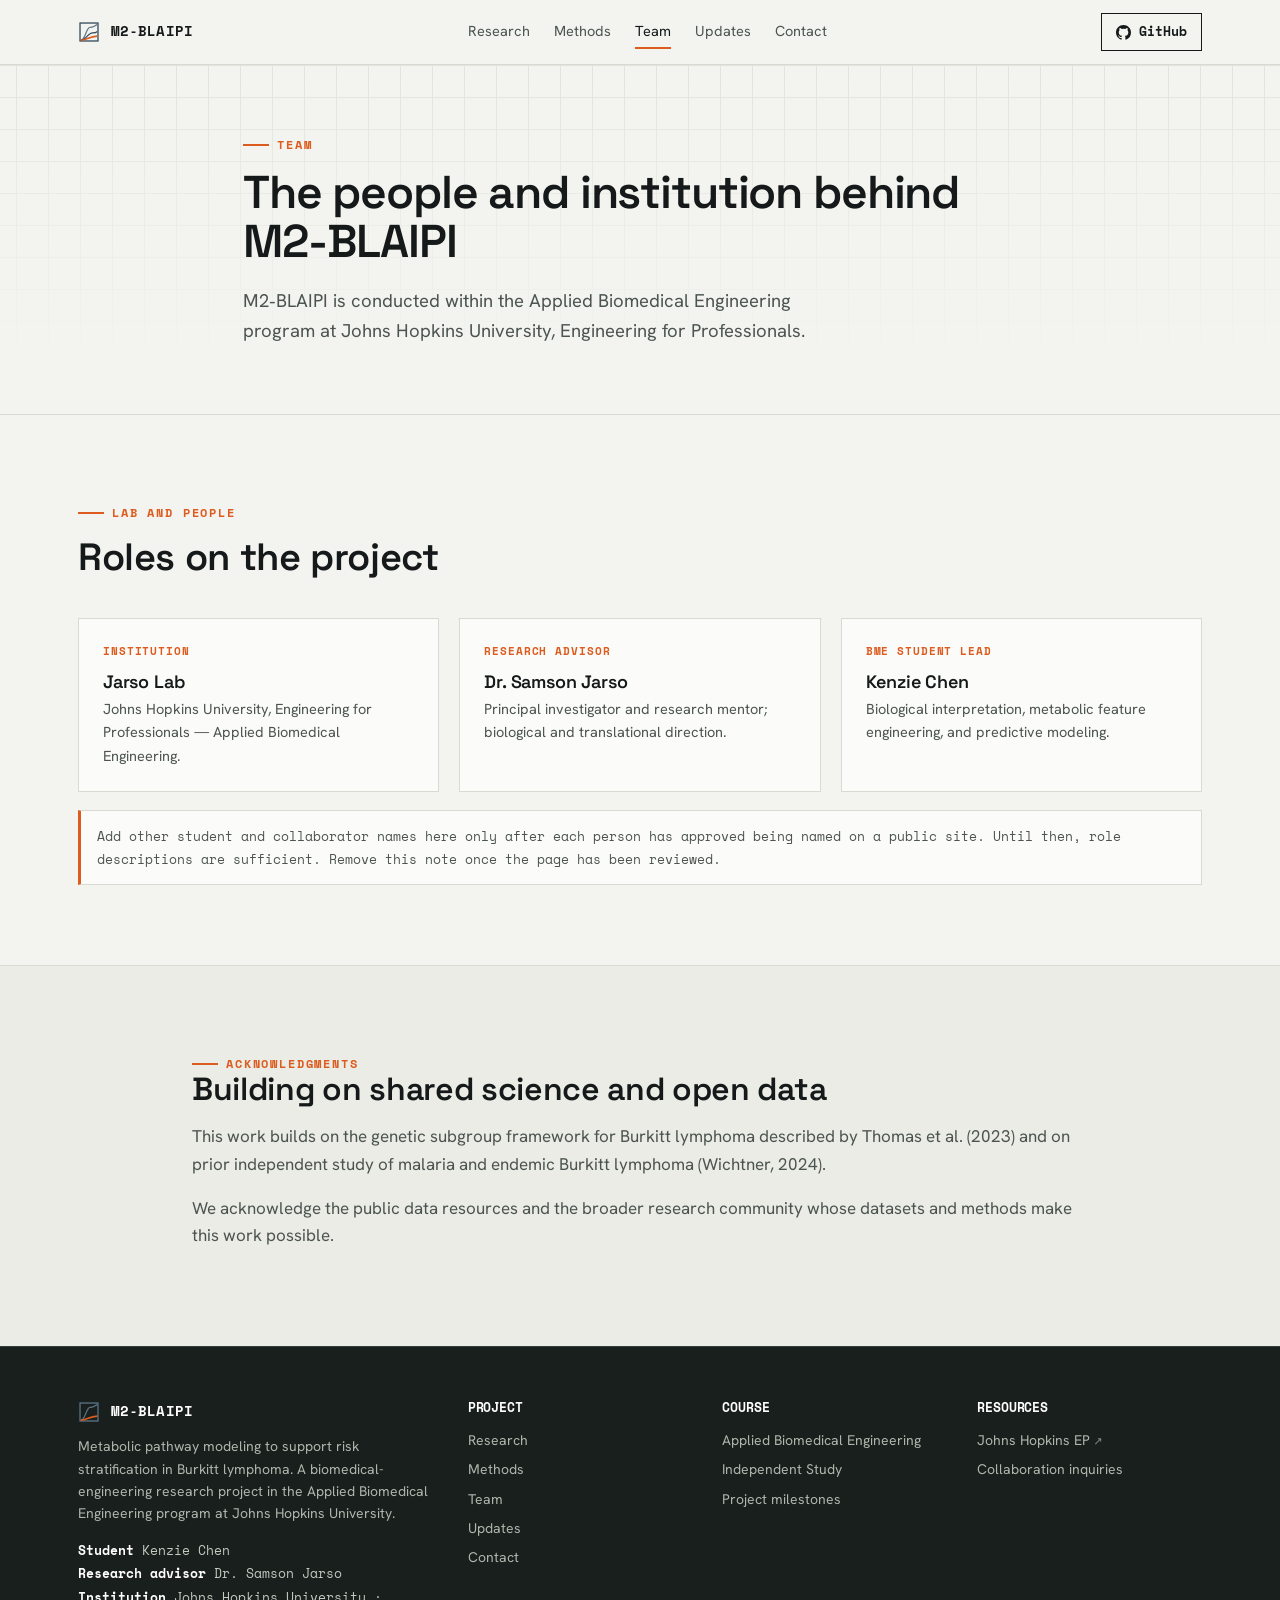
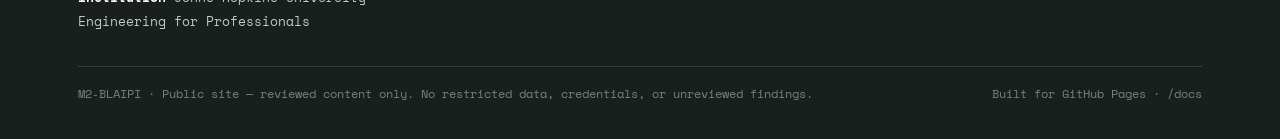
<file: docs/team.html>
<!DOCTYPE html>
<html lang="en">
<head>
<meta charset="UTF-8" />
<meta name="viewport" content="width=device-width, initial-scale=1.0" />
<title>Team | M2-BLAIPI</title>
<meta name="description" content="The people and institution behind the M2-BLAIPI Burkitt lymphoma metabolic pathway modeling project." />
<link rel="preconnect" href="https://fonts.googleapis.com" />
<link rel="preconnect" href="https://fonts.gstatic.com" crossorigin />
<link href="https://fonts.googleapis.com/css2?family=Space+Grotesk:wght@400;500;600;700&family=Hanken+Grotesk:wght@400;500;600&family=Space+Mono:wght@400;700&display=swap" rel="stylesheet" />
<link rel="stylesheet" href="assets/css/style.css" />
</head>
<body>

<header>
  <div class="wrap nav">
    <a class="brand" href="index.html" aria-label="M2-BLAIPI home">
      <svg viewBox="0 0 24 24" fill="none" aria-hidden="true"><rect x="2.2" y="2.2" width="19.6" height="19.6" stroke="#2F4858" stroke-width="1.4"/><path d="M3 21 C8 21 9 7 13 7 S18 5 21 4" stroke="#5A7689" stroke-width="1.3" fill="none"/><path d="M3 21 C8 21 11 13 16 13 S20 12 21 11.5" stroke="#2F4858" stroke-width="1.3" fill="none"/><path d="M3 21 C9 21 12 17 21 16.5" stroke="#DD5B1E" stroke-width="1.7" fill="none"/></svg>
      M2&#8209;BLAIPI
    </a>
    <nav class="navlinks">
      <a href="research.html">Research</a>
      <a href="methods.html">Methods</a>
      <a href="team.html" class="active">Team</a>
      <a href="updates.html">Updates</a>
      <a href="contact.html">Contact</a>
    </nav>
    <a class="gh" href="https://github.com/sjarso1/m2-blaipi-public">
      <svg width="15" height="15" viewBox="0 0 16 16" fill="currentColor" aria-hidden="true"><path d="M8 0C3.58 0 0 3.58 0 8c0 3.54 2.29 6.53 5.47 7.59.4.07.55-.17.55-.38v-1.33c-2.23.48-2.7-1.07-2.7-1.07-.36-.93-.89-1.18-.89-1.18-.73-.5.05-.49.05-.49.81.06 1.23.83 1.23.83.72 1.23 1.88.87 2.34.67.07-.52.28-.87.51-1.07-1.78-.2-3.64-.89-3.64-3.95 0-.87.31-1.59.82-2.15-.08-.2-.36-1.02.08-2.12 0 0 .67-.21 2.2.82a7.6 7.6 0 0 1 4 0c1.53-1.04 2.2-.82 2.2-.82.44 1.1.16 1.92.08 2.12.51.56.82 1.28.82 2.15 0 3.07-1.87 3.75-3.65 3.95.29.25.54.73.54 1.48v2.2c0 .21.15.46.55.38A8.01 8.01 0 0 0 16 8c0-4.42-3.58-8-8-8Z"/></svg>
      GitHub
    </a>
    <button class="menu-btn" id="menuBtn" aria-label="Jump to sections">Sections &#8595;</button>
  </div>
</header>

<main id="top">
  <section class="hero compact" style="border-top:0;">
    <div class="wrap hero-solo">
      <span class="eyebrow">Team</span>
      <h1>The people and institution behind M2&#8209;BLAIPI</h1>
      <p class="lede">M2&#8209;BLAIPI is conducted within the Applied Biomedical Engineering program at Johns Hopkins University, Engineering for Professionals.</p>
    </div>
  </section>

  <section>
    <div class="wrap">
      <div class="section-head reveal">
        <span class="eyebrow">Lab and people</span>
        <h2>Roles on the project</h2>
      </div>
      <div class="grid3 reveal">
        <div class="cc person"><div class="role">Institution</div><h3>Jarso Lab</h3><p>Johns Hopkins University, Engineering for Professionals &mdash; Applied Biomedical Engineering.</p></div>
        <div class="cc person"><div class="role">Research advisor</div><h3>Dr. Samson Jarso</h3><p>Principal investigator and research mentor; biological and translational direction.</p></div>
        <div class="cc person"><div class="role">BME student lead</div><h3>Kenzie Chen</h3><p>Biological interpretation, metabolic feature engineering, and predictive modeling.</p></div>
      </div>
      <p class="note">Add other student and collaborator names here only after each person has approved being named on a public site. Until then, role descriptions are sufficient. Remove this note once the page has been reviewed.</p>
    </div>
  </section>

  <section class="alt">
    <div class="wrap body-col reveal">
      <span class="eyebrow">Acknowledgments</span>
      <h2>Building on shared science and open data</h2>
      <p>This work builds on the genetic subgroup framework for Burkitt lymphoma described by Thomas et al. (2023) and on prior independent study of malaria and endemic Burkitt lymphoma (Wichtner, 2024).</p>
      <p>We acknowledge the public data resources and the broader research community whose datasets and methods make this work possible.</p>
    </div>
  </section>
</main>

<footer id="footer">
  <div class="wrap">
    <div class="foot">
      <div>
        <div class="brand" style="color:#fff;margin-bottom:12px;">
          <svg viewBox="0 0 24 24" fill="none" aria-hidden="true" style="width:22px;height:22px;">
            <rect x="2.2" y="2.2" width="19.6" height="19.6" stroke="#5A7689" stroke-width="1.4"/>
            <path d="M3 21 C8 21 9 7 13 7 S18 5 21 4" stroke="#5A7689" stroke-width="1.3" fill="none"/>
            <path d="M3 21 C9 21 12 17 21 16.5" stroke="#DD5B1E" stroke-width="1.7" fill="none"/>
          </svg>
          M2&#8209;BLAIPI
        </div>
        <p class="lead">Metabolic pathway modeling to support risk stratification in Burkitt lymphoma. A biomedical-engineering research project in the Applied Biomedical Engineering program at Johns Hopkins University.</p>
        <div class="meta-line">
          <b>Student</b> Kenzie Chen<br>
          <b>Research advisor</b> Dr. Samson Jarso<br>
          <b>Institution</b> Johns Hopkins University &middot; Engineering for Professionals
        </div>
      </div>
      <div>
        <h3>PROJECT</h3>
        <a href="research.html">Research</a>
        <a href="methods.html">Methods</a>
        <a href="team.html">Team</a>
        <a href="updates.html">Updates</a>
        <a href="contact.html">Contact</a>
      </div>
      <div>
        <h3>COURSE</h3>
        <a href="research.html">Applied Biomedical Engineering</a>
        <a href="methods.html">Independent Study</a>
        <a href="updates.html">Project milestones</a>
      </div>
      <div>
        <h3>RESOURCES</h3>
        <a class="ext" href="https://ep.jhu.edu/">Johns Hopkins EP</a>
        <a href="contact.html">Collaboration inquiries</a>
      </div>
    </div>
    <div class="fine">
      <span>M2&#8209;BLAIPI &middot; Public site &mdash; reviewed content only. No restricted data, credentials, or unreviewed findings.</span>
      <span>Built for GitHub Pages &middot; /docs</span>
    </div>
  </div>
</footer>

<script src="assets/js/site.js"></script>
</body>
</html>
</file>
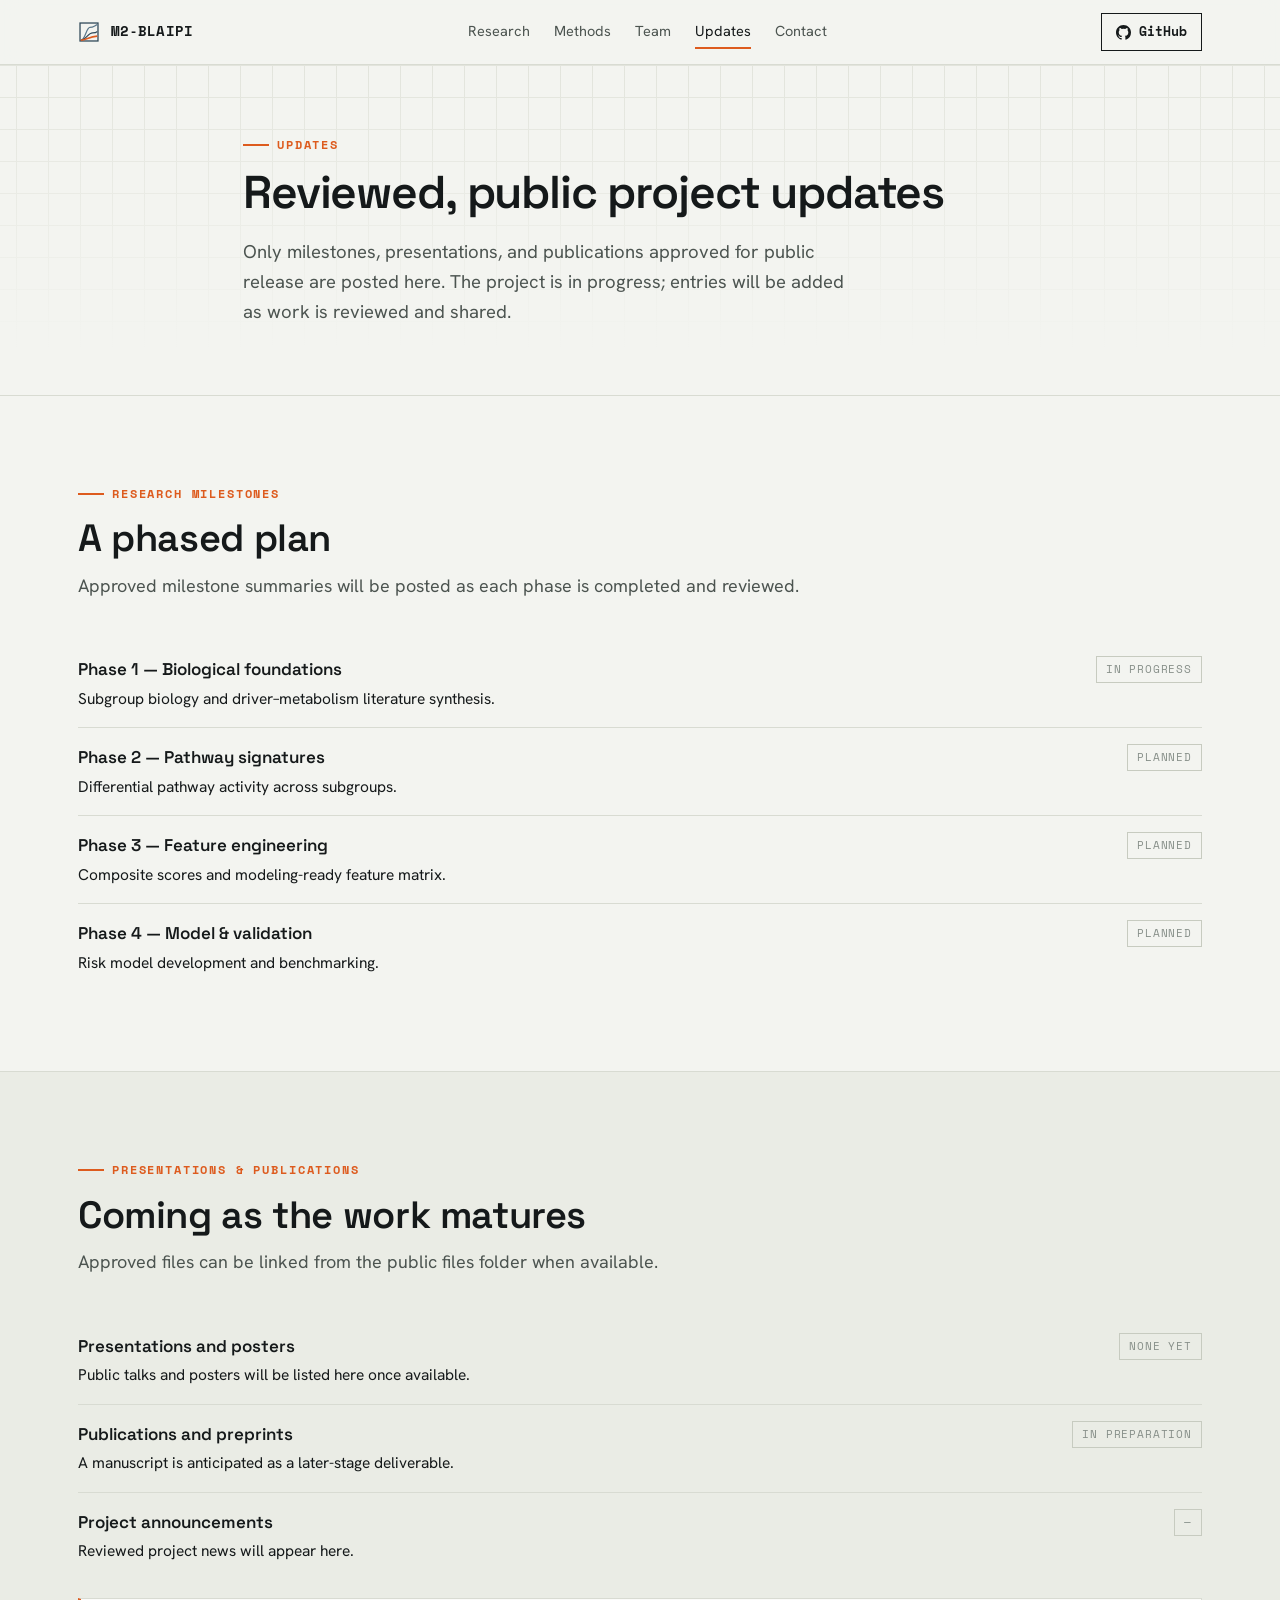
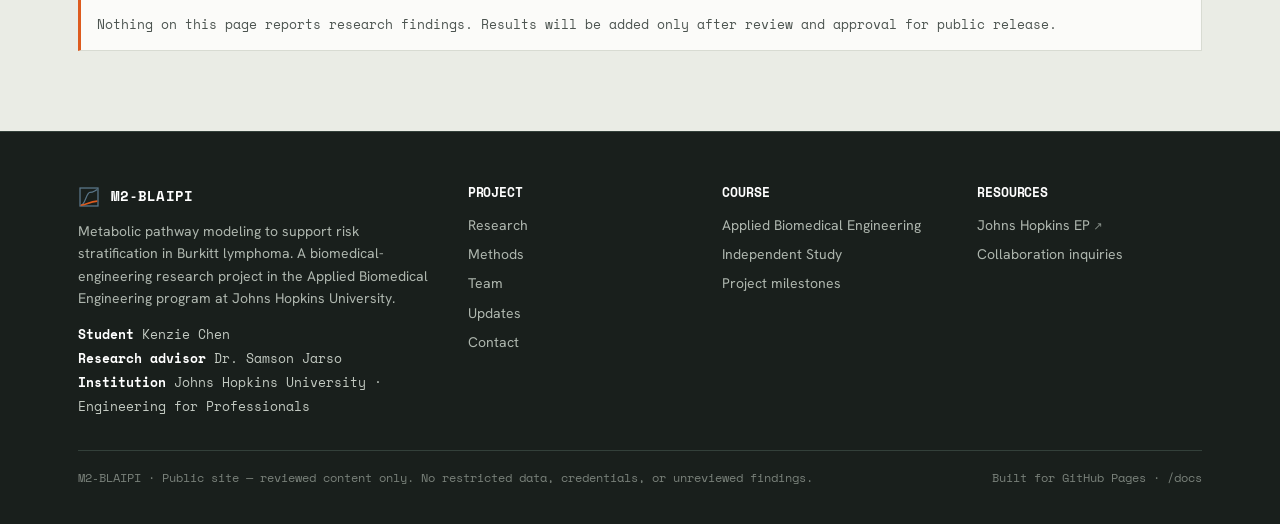
<file: docs/updates.html>
<!DOCTYPE html>
<html lang="en">
<head>
<meta charset="UTF-8" />
<meta name="viewport" content="width=device-width, initial-scale=1.0" />
<title>Updates | M2-BLAIPI</title>
<meta name="description" content="Reviewed, public milestones, presentations, and publications for the M2-BLAIPI project." />
<link rel="preconnect" href="https://fonts.googleapis.com" />
<link rel="preconnect" href="https://fonts.gstatic.com" crossorigin />
<link href="https://fonts.googleapis.com/css2?family=Space+Grotesk:wght@400;500;600;700&family=Hanken+Grotesk:wght@400;500;600&family=Space+Mono:wght@400;700&display=swap" rel="stylesheet" />
<link rel="stylesheet" href="assets/css/style.css" />
</head>
<body>

<header>
  <div class="wrap nav">
    <a class="brand" href="index.html" aria-label="M2-BLAIPI home">
      <svg viewBox="0 0 24 24" fill="none" aria-hidden="true"><rect x="2.2" y="2.2" width="19.6" height="19.6" stroke="#2F4858" stroke-width="1.4"/><path d="M3 21 C8 21 9 7 13 7 S18 5 21 4" stroke="#5A7689" stroke-width="1.3" fill="none"/><path d="M3 21 C8 21 11 13 16 13 S20 12 21 11.5" stroke="#2F4858" stroke-width="1.3" fill="none"/><path d="M3 21 C9 21 12 17 21 16.5" stroke="#DD5B1E" stroke-width="1.7" fill="none"/></svg>
      M2&#8209;BLAIPI
    </a>
    <nav class="navlinks">
      <a href="research.html">Research</a>
      <a href="methods.html">Methods</a>
      <a href="team.html">Team</a>
      <a href="updates.html" class="active">Updates</a>
      <a href="contact.html">Contact</a>
    </nav>
    <a class="gh" href="https://github.com/sjarso1/m2-blaipi-public">
      <svg width="15" height="15" viewBox="0 0 16 16" fill="currentColor" aria-hidden="true"><path d="M8 0C3.58 0 0 3.58 0 8c0 3.54 2.29 6.53 5.47 7.59.4.07.55-.17.55-.38v-1.33c-2.23.48-2.7-1.07-2.7-1.07-.36-.93-.89-1.18-.89-1.18-.73-.5.05-.49.05-.49.81.06 1.23.83 1.23.83.72 1.23 1.88.87 2.34.67.07-.52.28-.87.51-1.07-1.78-.2-3.64-.89-3.64-3.95 0-.87.31-1.59.82-2.15-.08-.2-.36-1.02.08-2.12 0 0 .67-.21 2.2.82a7.6 7.6 0 0 1 4 0c1.53-1.04 2.2-.82 2.2-.82.44 1.1.16 1.92.08 2.12.51.56.82 1.28.82 2.15 0 3.07-1.87 3.75-3.65 3.95.29.25.54.73.54 1.48v2.2c0 .21.15.46.55.38A8.01 8.01 0 0 0 16 8c0-4.42-3.58-8-8-8Z"/></svg>
      GitHub
    </a>
    <button class="menu-btn" id="menuBtn" aria-label="Jump to sections">Sections &#8595;</button>
  </div>
</header>

<main id="top">
  <section class="hero compact" style="border-top:0;">
    <div class="wrap hero-solo">
      <span class="eyebrow">Updates</span>
      <h1>Reviewed, public project updates</h1>
      <p class="lede">Only milestones, presentations, and publications approved for public release are posted here. The project is in progress; entries will be added as work is reviewed and shared.</p>
    </div>
  </section>

  <section>
    <div class="wrap">
      <div class="section-head reveal">
        <span class="eyebrow">Research milestones</span>
        <h2>A phased plan</h2>
        <p>Approved milestone summaries will be posted as each phase is completed and reviewed.</p>
      </div>
      <ul class="feed reveal">
        <li><div class="t"><b>Phase 1 &mdash; Biological foundations</b>Subgroup biology and driver&ndash;metabolism literature synthesis.</div><span class="status">In progress</span></li>
        <li><div class="t"><b>Phase 2 &mdash; Pathway signatures</b>Differential pathway activity across subgroups.</div><span class="status">Planned</span></li>
        <li><div class="t"><b>Phase 3 &mdash; Feature engineering</b>Composite scores and modeling-ready feature matrix.</div><span class="status">Planned</span></li>
        <li><div class="t"><b>Phase 4 &mdash; Model &amp; validation</b>Risk model development and benchmarking.</div><span class="status">Planned</span></li>
      </ul>
    </div>
  </section>

  <section class="alt">
    <div class="wrap">
      <div class="section-head reveal">
        <span class="eyebrow">Presentations &amp; publications</span>
        <h2>Coming as the work matures</h2>
        <p>Approved files can be linked from the public files folder when available.</p>
      </div>
      <ul class="feed reveal">
        <li><div class="t"><b>Presentations and posters</b>Public talks and posters will be listed here once available.</div><span class="status">None yet</span></li>
        <li><div class="t"><b>Publications and preprints</b>A manuscript is anticipated as a later-stage deliverable.</div><span class="status">In preparation</span></li>
        <li><div class="t"><b>Project announcements</b>Reviewed project news will appear here.</div><span class="status">&mdash;</span></li>
      </ul>
      <p class="note">Nothing on this page reports research findings. Results will be added only after review and approval for public release.</p>
    </div>
  </section>
</main>

<footer id="footer">
  <div class="wrap">
    <div class="foot">
      <div>
        <div class="brand" style="color:#fff;margin-bottom:12px;">
          <svg viewBox="0 0 24 24" fill="none" aria-hidden="true" style="width:22px;height:22px;">
            <rect x="2.2" y="2.2" width="19.6" height="19.6" stroke="#5A7689" stroke-width="1.4"/>
            <path d="M3 21 C8 21 9 7 13 7 S18 5 21 4" stroke="#5A7689" stroke-width="1.3" fill="none"/>
            <path d="M3 21 C9 21 12 17 21 16.5" stroke="#DD5B1E" stroke-width="1.7" fill="none"/>
          </svg>
          M2&#8209;BLAIPI
        </div>
        <p class="lead">Metabolic pathway modeling to support risk stratification in Burkitt lymphoma. A biomedical-engineering research project in the Applied Biomedical Engineering program at Johns Hopkins University.</p>
        <div class="meta-line">
          <b>Student</b> Kenzie Chen<br>
          <b>Research advisor</b> Dr. Samson Jarso<br>
          <b>Institution</b> Johns Hopkins University &middot; Engineering for Professionals
        </div>
      </div>
      <div>
        <h3>PROJECT</h3>
        <a href="research.html">Research</a>
        <a href="methods.html">Methods</a>
        <a href="team.html">Team</a>
        <a href="updates.html">Updates</a>
        <a href="contact.html">Contact</a>
      </div>
      <div>
        <h3>COURSE</h3>
        <a href="research.html">Applied Biomedical Engineering</a>
        <a href="methods.html">Independent Study</a>
        <a href="updates.html">Project milestones</a>
      </div>
      <div>
        <h3>RESOURCES</h3>
        <a class="ext" href="https://ep.jhu.edu/">Johns Hopkins EP</a>
        <a href="contact.html">Collaboration inquiries</a>
      </div>
    </div>
    <div class="fine">
      <span>M2&#8209;BLAIPI &middot; Public site &mdash; reviewed content only. No restricted data, credentials, or unreviewed findings.</span>
      <span>Built for GitHub Pages &middot; /docs</span>
    </div>
  </div>
</footer>

<script src="assets/js/site.js"></script>
</body>
</html>
</file>
<file: docs/assets/css/style.css>
/* M2-BLAIPI public site — shared design system */
:root{
  --paper:#F3F4F0; --paper-2:#EAECE5; --card:#FBFBF9;
  --ink:#15191A; --ink-soft:#4C5450; --ink-faint:#878F89;
  --steel:#2F4858; --steel-soft:#5A7689;
  --signal:#DD5B1E; --signal-deep:#B8430D; --signal-soft:#F6E0D2;
  --line:#D8DBD2; --line-2:#C7CBC0;
  --dark:#191F1C; --dark-line:#33403A; --grid:#E2E4DC;
  --disp:'Space Grotesk',system-ui,sans-serif;
  --body:'Hanken Grotesk',system-ui,sans-serif;
  --mono:'Space Mono',ui-monospace,monospace;
  --maxw:1180px;
}
*{box-sizing:border-box;}
html{scroll-behavior:smooth;}
body{margin:0;background:var(--paper);color:var(--ink);font-family:var(--body);font-size:17px;line-height:1.6;-webkit-font-smoothing:antialiased;}
a{color:inherit;text-decoration:none;}
h1,h2,h3{font-family:var(--disp);font-weight:600;line-height:1.06;margin:0;letter-spacing:-.01em;}
p{margin:0 0 1em;}
.wrap{max-width:var(--maxw);margin:0 auto;padding:0 28px;}
.eyebrow{font-family:var(--mono);font-size:11.5px;letter-spacing:.16em;text-transform:uppercase;color:var(--signal);font-weight:700;display:inline-flex;align-items:center;gap:.7em;}
.eyebrow::before{content:"";width:26px;height:2px;background:var(--signal);display:inline-block;}

/* header */
header{position:sticky;top:0;z-index:50;background:rgba(243,244,240,.85);backdrop-filter:saturate(150%) blur(9px);border-bottom:1px solid var(--line);}
.nav{display:flex;align-items:center;justify-content:space-between;height:64px;}
.brand{display:flex;align-items:center;gap:11px;font-family:var(--mono);font-weight:700;font-size:13.5px;letter-spacing:.02em;}
.brand svg{width:22px;height:22px;flex:none;}
.navlinks{display:flex;gap:24px;font-size:14.5px;color:var(--ink-soft);}
.navlinks a{padding:4px 0;transition:color .2s;border-bottom:2px solid transparent;}
.navlinks a:hover{color:var(--signal);}
.navlinks a.active{color:var(--ink);border-bottom-color:var(--signal);}
.gh{font-family:var(--mono);font-size:12.5px;font-weight:700;border:1.5px solid var(--ink);padding:8px 14px;display:inline-flex;align-items:center;gap:8px;transition:.2s;}
.gh:hover{background:var(--ink);color:var(--paper);}
.menu-btn{display:none;background:none;border:0;font-family:var(--mono);font-size:13px;cursor:pointer;color:var(--ink);}

/* hero (homepage) + compact page header (interior) */
.hero{position:relative;padding:74px 0 60px;overflow:hidden;background-image:linear-gradient(var(--grid) 1px,transparent 1px),linear-gradient(90deg,var(--grid) 1px,transparent 1px);background-size:32px 32px;background-position:center top;}
.hero.compact{padding:62px 0 50px;}
.hero::after{content:"";position:absolute;inset:0;background:linear-gradient(180deg,transparent,var(--paper) 86%);pointer-events:none;}
.hero-grid{position:relative;z-index:1;display:grid;grid-template-columns:1.02fr .98fr;gap:50px;align-items:center;}
.hero-solo{position:relative;z-index:1;max-width:50em;}
.hero h1{font-size:clamp(34px,5vw,56px);margin:.3em 0 .45em;letter-spacing:-.025em;}
.hero.compact h1{font-size:clamp(30px,4.4vw,46px);}
.hero h1 em{font-style:normal;color:var(--signal);}
.lede{font-size:18.5px;color:var(--ink-soft);max-width:33em;}
.tagrow{display:flex;gap:10px;flex-wrap:wrap;margin-top:18px;}
.tagrow span{font-family:var(--mono);font-size:11.5px;border:1px solid var(--line-2);background:var(--card);padding:5px 10px;color:var(--ink-soft);}
.hero-cta{display:flex;flex-wrap:wrap;gap:13px;margin-top:28px;}
.btn{font-family:var(--mono);font-size:13px;font-weight:700;padding:12px 20px;display:inline-flex;align-items:center;gap:9px;transition:transform .15s,background .2s,color .2s,border-color .2s;cursor:pointer;}
.btn-solid{background:var(--signal);color:#fff;}
.btn-solid:hover{background:var(--signal-deep);transform:translateY(-1px);}
.btn-ghost{border:1.5px solid var(--line-2);color:var(--ink-soft);background:var(--card);}
.btn-ghost:hover{border-color:var(--signal);color:var(--signal);}

/* signature figure */
.envfig{position:relative;background:var(--card);border:1px solid var(--line);box-shadow:0 24px 54px -30px rgba(47,72,88,.5);padding:18px 18px 14px;}
.envfig .cap{display:flex;justify-content:space-between;font-family:var(--mono);font-size:11px;color:var(--ink-faint);letter-spacing:.03em;margin-bottom:8px;}
.envfig svg{display:block;width:100%;height:auto;}
.legend{display:flex;gap:18px;margin-top:8px;font-family:var(--mono);font-size:11px;color:var(--ink-soft);flex-wrap:wrap;}
.legend i{display:inline-block;width:18px;height:0;border-top-width:2px;border-top-style:solid;margin-right:6px;vertical-align:middle;}

/* sections */
section{padding:80px 0;border-top:1px solid var(--line);}
.section-head{max-width:54em;margin-bottom:40px;}
.section-head h2{font-size:clamp(26px,3.6vw,38px);margin:.4em 0 .35em;}
.section-head p{font-size:18px;color:var(--ink-soft);}
.alt{background:var(--paper-2);}
.body-col{max-width:56em;}
.body-col p{font-size:17px;color:var(--ink-soft);}
.body-col h2{font-size:clamp(24px,3.2vw,32px);margin:0 0 .5em;}

/* concept cards (4-up) + generic grids */
.concept{display:grid;grid-template-columns:repeat(4,1fr);gap:20px;}
.grid3{display:grid;grid-template-columns:repeat(3,1fr);gap:20px;}
.grid2{display:grid;grid-template-columns:repeat(2,1fr);gap:20px;}
.cc{background:var(--card);border:1px solid var(--line);padding:24px;position:relative;}
.cc .lab{font-family:var(--mono);font-size:11px;letter-spacing:.08em;text-transform:uppercase;color:var(--signal);font-weight:700;}
.cc h3{font-size:18px;margin:12px 0 8px;}
.cc p{font-size:14.5px;color:var(--ink-soft);margin:0;}

/* aims / loop cards */
.loop{display:grid;grid-template-columns:repeat(3,1fr);gap:22px;}
.lp{position:relative;background:var(--card);border:1px solid var(--line);border-top:3px solid var(--signal);padding:26px;}
.lp .n{font-family:var(--mono);font-weight:700;color:var(--signal);font-size:13px;letter-spacing:.06em;}
.lp h3{font-size:21px;margin:10px 0 10px;}
.lp p{font-size:15px;color:var(--ink-soft);margin:0 0 14px;}
.lp .art{font-family:var(--mono);font-size:12px;color:var(--steel);border-top:1px dashed var(--line-2);padding-top:12px;}
.lp .art b{color:var(--ink);}

/* dark band */
.dark{background:var(--dark);color:#E8EBE6;border-top:1px solid var(--dark-line);}
.dark .eyebrow{color:var(--signal);}
.dark .section-head h2,.dark .body-col h2{color:#fff;}
.dark .section-head p,.dark .body-col p{color:#AEB6AE;}
.phases{display:flex;flex-wrap:wrap;gap:8px;margin-bottom:30px;}
.phase{font-family:var(--mono);font-size:12.5px;border:1px solid var(--dark-line);background:#1F2622;padding:8px 13px;color:#C3CAC2;}
.phase b{color:var(--signal);}
.pgrid{display:grid;grid-template-columns:repeat(4,1fr);gap:18px;}
.pcard{border:1px solid var(--dark-line);background:#1F2622;padding:22px;}
.pcard .pp{font-family:var(--mono);font-size:11px;letter-spacing:.1em;text-transform:uppercase;color:var(--steel-soft);font-weight:700;}
.pcard h3{color:#fff;font-size:18px;margin:9px 0 8px;}
.pcard p{font-size:14px;color:#C3CAC2;margin:0;}
.darknote{margin-top:26px;font-family:var(--mono);font-size:12.5px;color:#8E968E;border-left:3px solid var(--signal);padding-left:14px;line-height:1.8;}
.dark .note{background:#1F2622;border-color:var(--dark-line);color:#C3CAC2;}

/* note / callout */
.note{font-family:var(--mono);font-size:13px;color:var(--ink-soft);background:var(--card);border:1px solid var(--line);border-left:3px solid var(--signal);padding:14px 16px;line-height:1.75;margin:18px 0 0;}

/* people (team) */
.person h3{font-size:18px;margin:12px 0 4px;}
.person .role{font-family:var(--mono);font-size:11px;letter-spacing:.08em;text-transform:uppercase;color:var(--signal);font-weight:700;}
.person p{font-size:14.5px;color:var(--ink-soft);margin:6px 0 0;}

/* feed (updates) */
.feed{list-style:none;margin:0;padding:0;}
.feed li{display:flex;justify-content:space-between;align-items:flex-start;gap:18px;padding:16px 0;border-bottom:1px solid var(--line);}
.feed li:last-child{border-bottom:0;}
.feed .t{font-size:15.5px;}
.feed .t b{display:block;font-family:var(--disp);font-size:17px;font-weight:600;margin-bottom:3px;color:var(--ink);}
.status{font-family:var(--mono);font-size:10.5px;letter-spacing:.08em;text-transform:uppercase;color:var(--ink-faint);border:1px solid var(--line-2);padding:4px 9px;white-space:nowrap;flex:none;}

/* final cta */
.cta-final{display:flex;justify-content:space-between;align-items:center;gap:30px;flex-wrap:wrap;}
.cta-final h2{font-size:clamp(24px,3.2vw,34px);max-width:18em;}

/* footer */
footer{background:var(--dark);color:#AEB6AE;padding:54px 0 36px;border-top:1px solid var(--dark-line);}
.foot{display:grid;grid-template-columns:1.6fr 1fr 1fr 1fr;gap:30px;}
.foot a.ext::after{content:" \2197";color:var(--ink-faint);font-size:11px;}
.foot h3{font-family:var(--mono);font-size:13px;color:#fff;font-weight:700;margin-bottom:14px;}
.foot a{display:block;font-size:14px;margin-bottom:7px;color:#AEB6AE;transition:color .2s;}
.foot a:hover{color:var(--signal);}
.foot .lead{max-width:27em;font-size:14px;line-height:1.6;}
.meta-line{font-family:var(--mono);font-size:12.5px;color:#C3CAC2;margin-top:14px;line-height:1.9;}
.meta-line b{color:#fff;}
.fine{margin-top:32px;border-top:1px solid var(--dark-line);padding-top:18px;font-family:var(--mono);font-size:11.5px;color:#79817A;display:flex;justify-content:space-between;flex-wrap:wrap;gap:10px;}

/* reveal */
.reveal{opacity:0;transform:translateY(18px);transition:opacity .7s ease,transform .7s ease;}
.reveal.in{opacity:1;transform:none;}

@media(max-width:900px){
  .hero-grid{grid-template-columns:1fr;gap:38px;}
  .envfig{order:-1;}
  .navlinks,.gh{display:none;}
  .menu-btn{display:block;}
  .concept,.pgrid{grid-template-columns:1fr 1fr;}
  .loop,.grid3{grid-template-columns:1fr;}
  .grid2{grid-template-columns:1fr;}
  .foot{grid-template-columns:1fr 1fr;}
}
@media(max-width:560px){
  .concept,.pgrid,.grid3,.foot{grid-template-columns:1fr;}
}
@media(prefers-reduced-motion:reduce){
  *{animation:none !important;transition:none !important;}
  .reveal{opacity:1;transform:none;}
  html{scroll-behavior:auto;}
}
</file>
